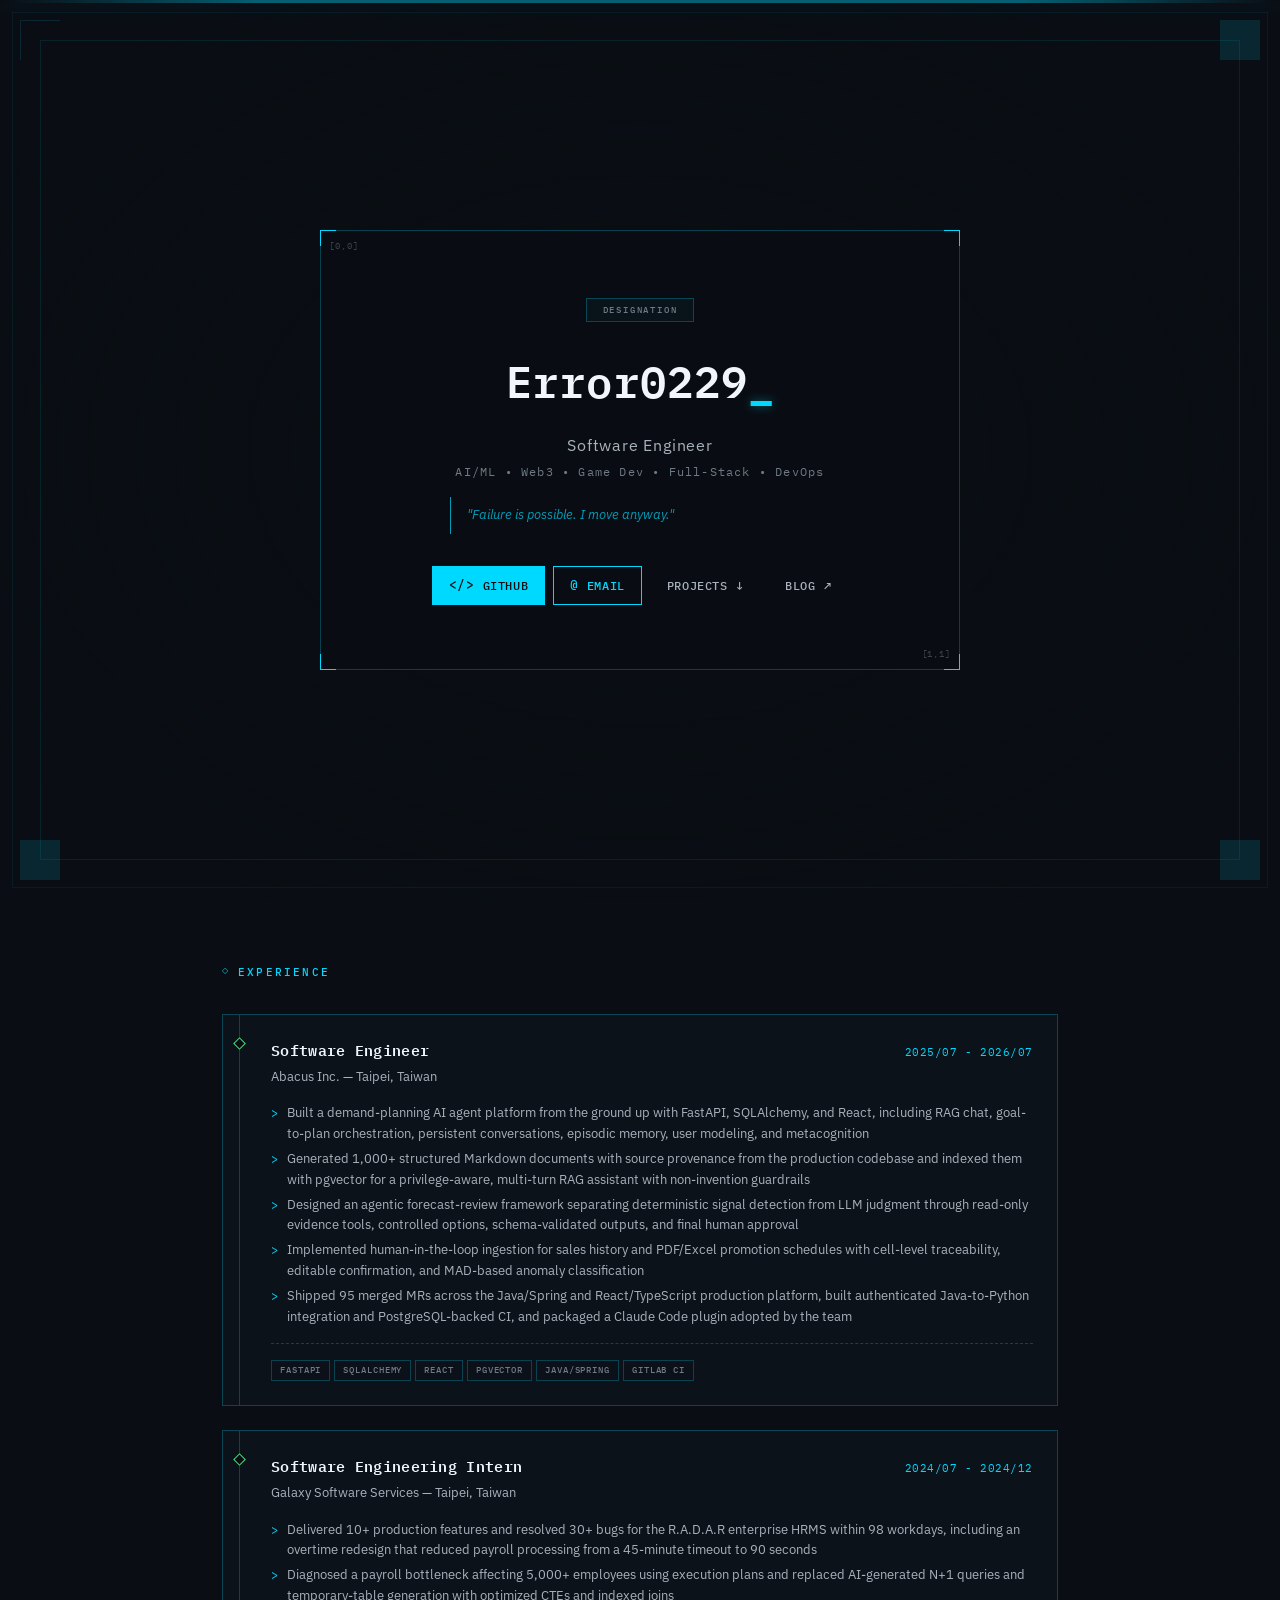
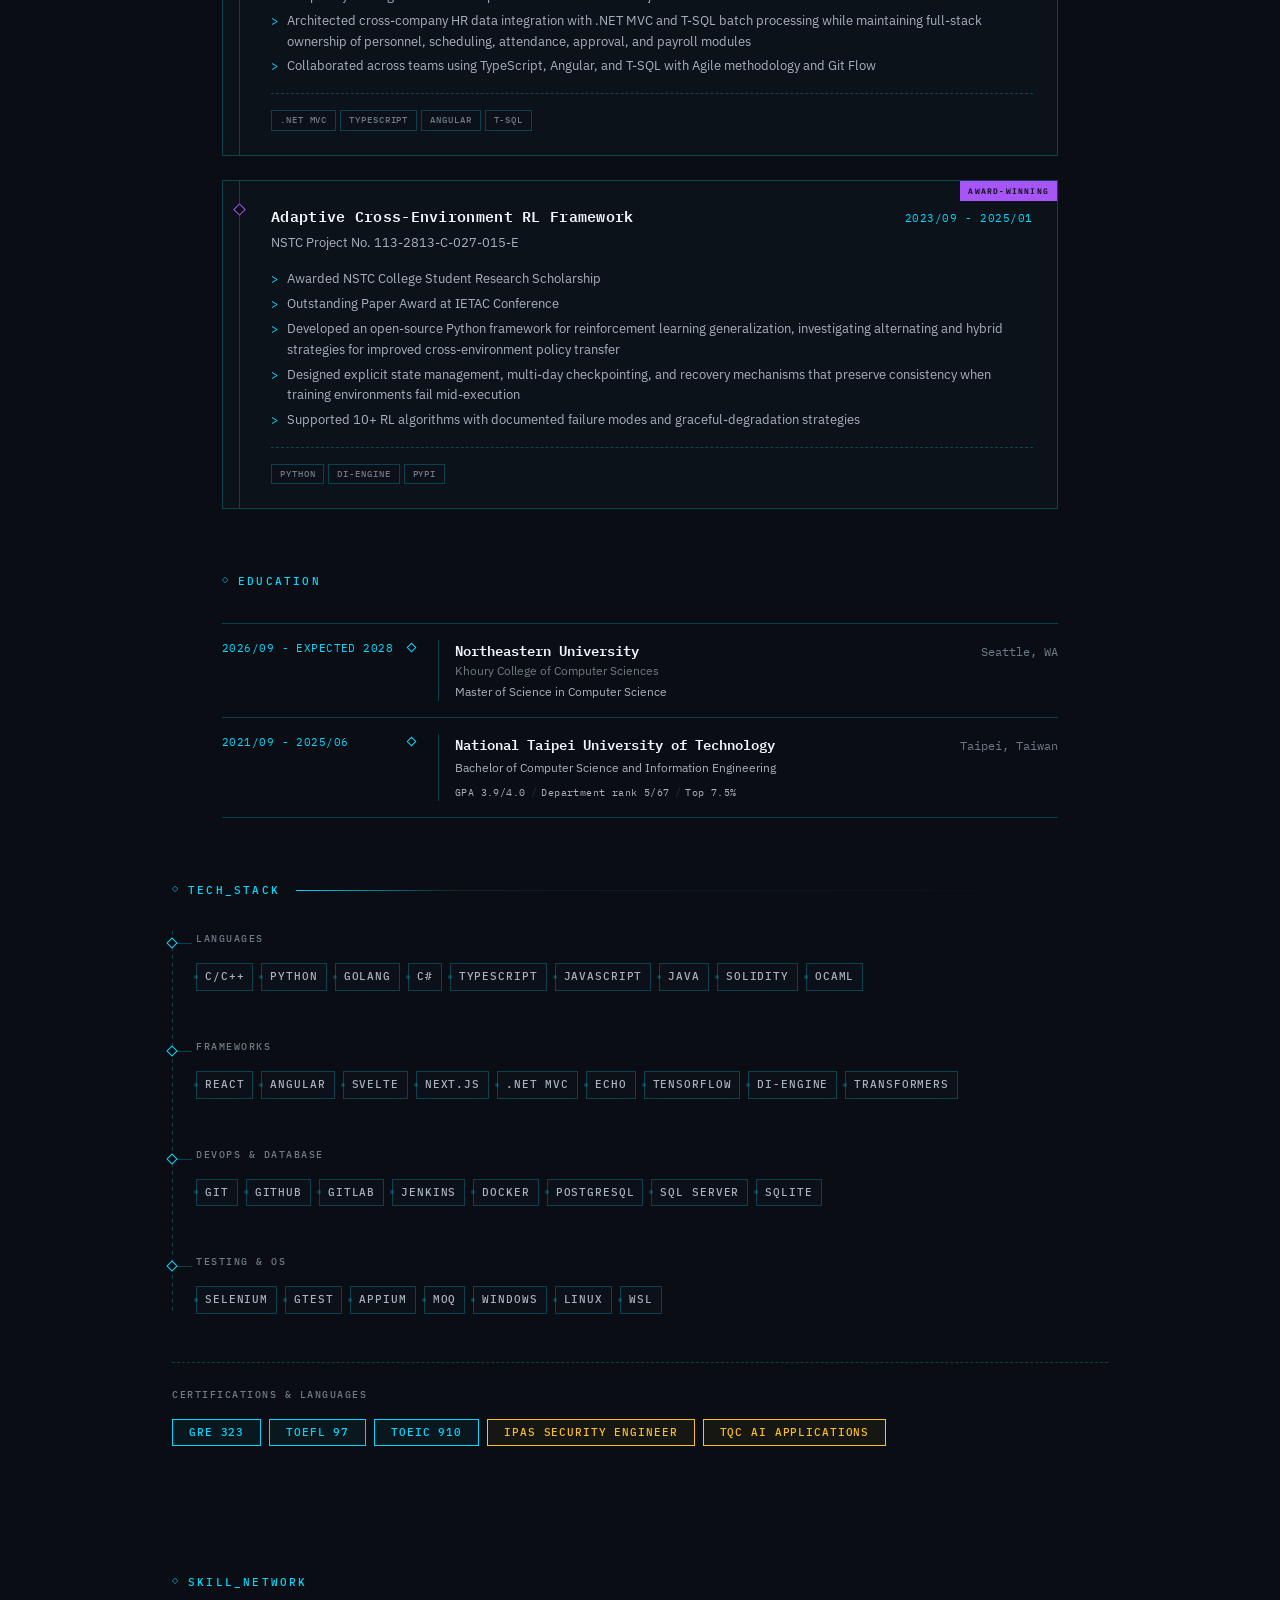
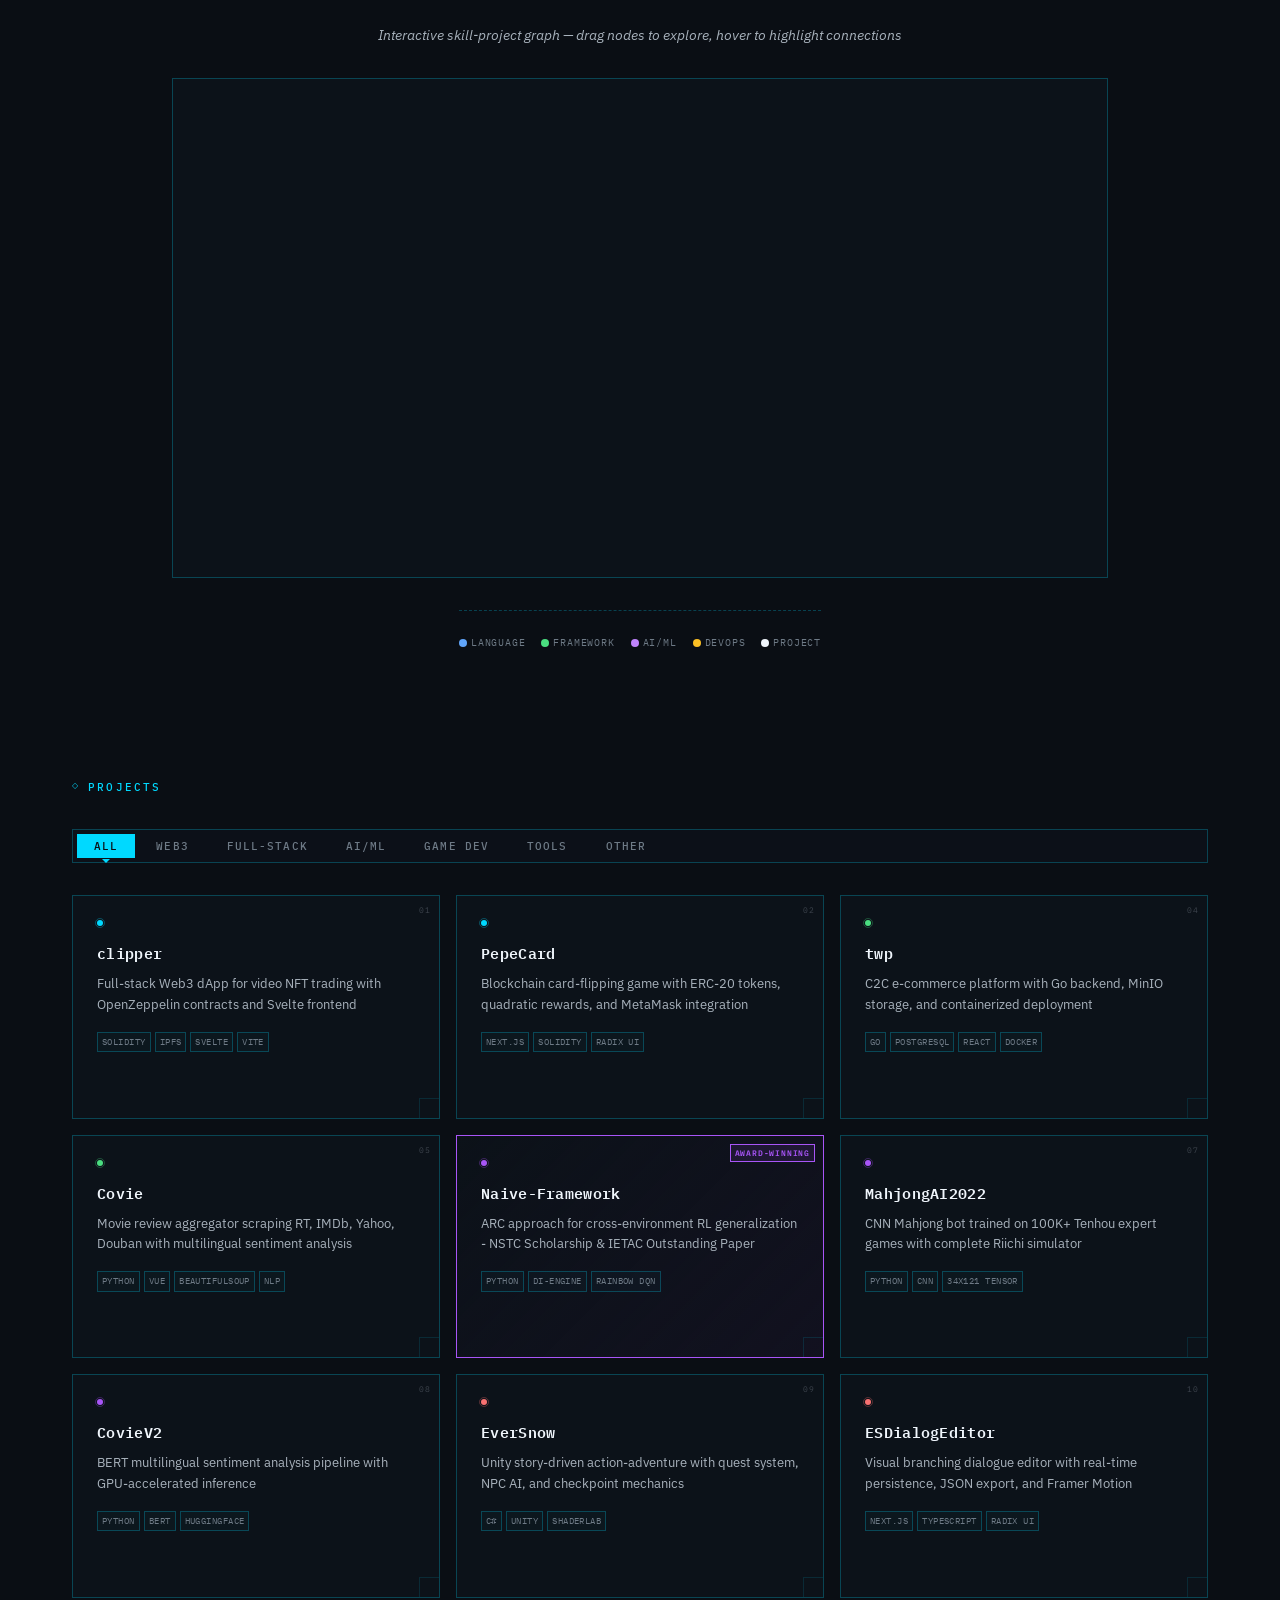
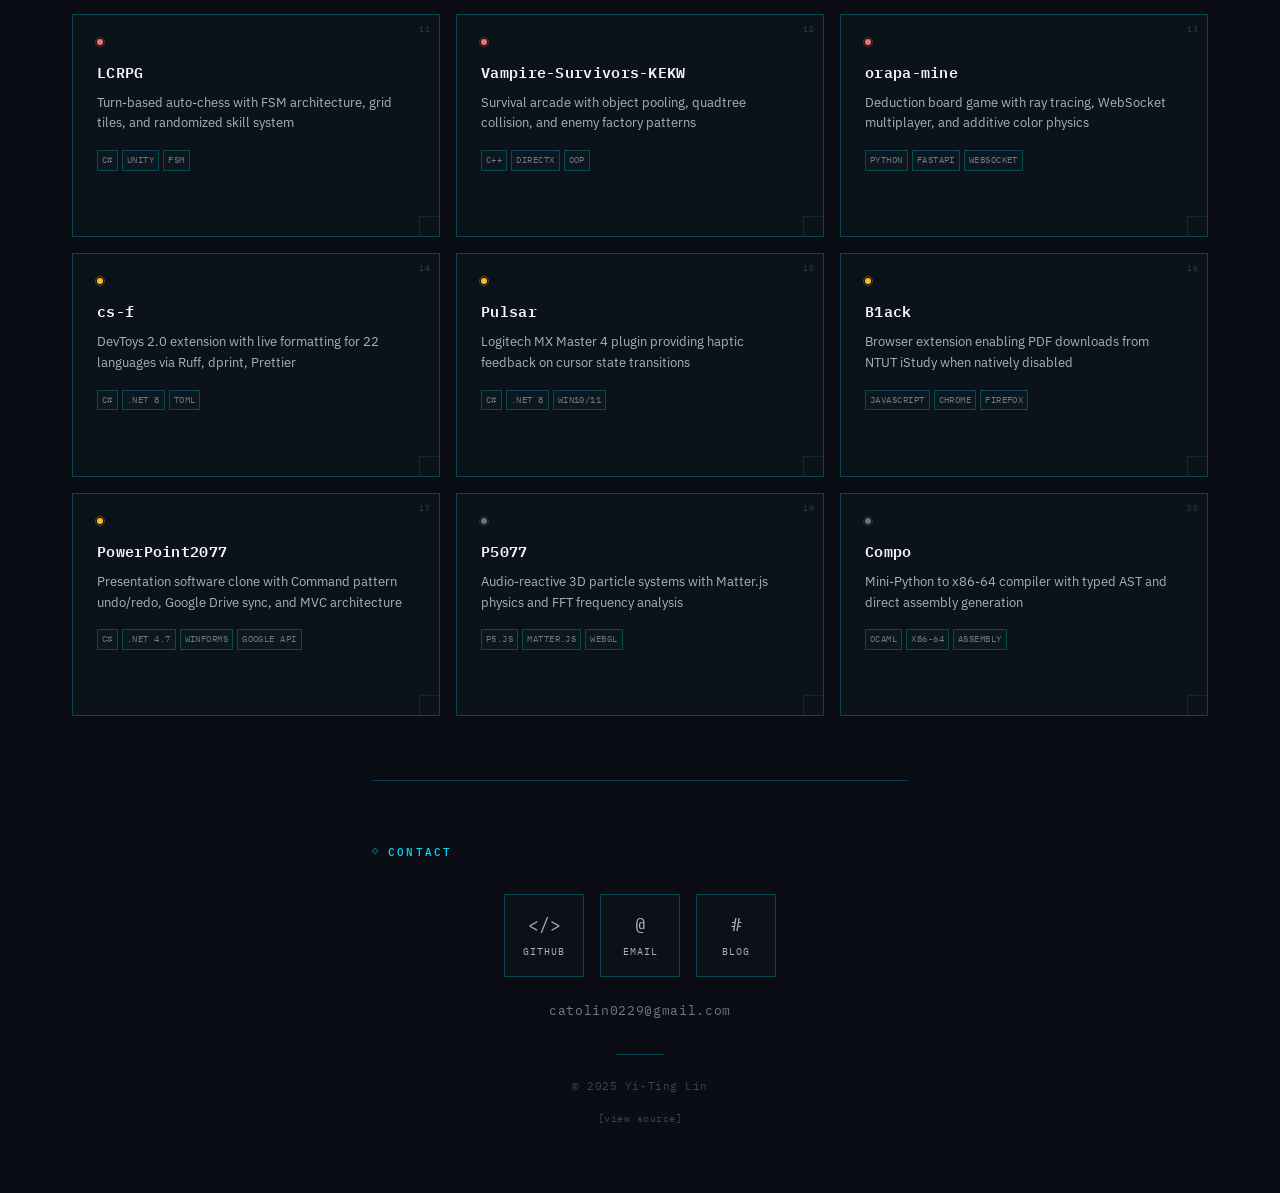
<file: index.html>
<!DOCTYPE html>
<html lang="en">
  <head>
    <meta charset="UTF-8" />
    <meta name="viewport" content="width=device-width, initial-scale=1.0" />
    <title>Error0229 | me</title>
    <meta
      name="description"
      content="Software Engineer specializing in AI/ML, Web3, Game Development, and Full-Stack applications."
    />
    <link rel="icon" type="image/svg+xml" href="favicon.svg" />
    <link rel="preconnect" href="https://fonts.googleapis.com" />
    <link rel="preconnect" href="https://fonts.gstatic.com" crossorigin />
    <link
      href="https://fonts.googleapis.com/css2?family=IBM+Plex+Mono:wght@400;500;600&family=IBM+Plex+Sans:wght@300;400;500&display=swap"
      rel="stylesheet"
    />
    <link rel="stylesheet" href="css/style.css" />
  </head>
  <body>
    <!-- Blueprint Grid Background -->
    <div class="grid-bg" aria-hidden="true"></div>

    <!-- Hero Section -->
    <header class="hero">
      <div class="hero-panel">
        <div class="panel-corner panel-corner--tl"></div>
        <div class="panel-corner panel-corner--tr"></div>
        <div class="panel-corner panel-corner--bl"></div>
        <div class="panel-corner panel-corner--br"></div>

        <span class="designation">DESIGNATION</span>

        <h1 class="hero-name">
          <span class="typing-text"></span><span class="cursor">_</span>
        </h1>

        <p class="hero-title">Software Engineer</p>
        <!-- <p class="hero-subtitle">NTUT • Computer Science • GPA 3.9/4.0 • Top 7.5%</p> -->
        <p class="hero-focus">AI/ML • Web3 • Game Dev • Full-Stack • DevOps</p>

        <blockquote class="hero-quote">
          "Failure is possible. I move anyway."
        </blockquote>

        <div class="hero-links">
          <a
            href="https://github.com/Error0229"
            class="btn btn--primary"
            target="_blank"
            rel="noopener"
          >
            <span class="btn-icon">&lt;/&gt;</span> GitHub
          </a>
          <a href="mailto:catolin0229@gmail.com" class="btn btn--secondary">
            <span class="btn-icon">@</span> Email
          </a>
          <a href="#projects" class="btn btn--ghost">
            Projects <span class="btn-arrow">↓</span>
          </a>
          <a href="blog/" class="btn btn--ghost">
            Blog <span class="btn-arrow">↗</span>
          </a>
        </div>

        <div class="coord coord--tl">[0,0]</div>
        <div class="coord coord--br">[1,1]</div>
      </div>
    </header>

    <!-- Experience Section -->
    <section class="experience" id="experience">
      <div class="section-header">
        <span class="section-label">EXPERIENCE</span>
        <div class="section-line"></div>
      </div>

      <div class="experience-container">
        <article class="experience-card">
          <div class="exp-header">
            <h3 class="exp-title">Software Engineer</h3>
            <span class="exp-date">2025/07 - 2026/07</span>
          </div>
          <p class="exp-company">Abacus Inc. — Taipei, Taiwan</p>
          <ul class="exp-details">
            <li>
              Built a demand-planning AI agent platform from the ground up
              with FastAPI, SQLAlchemy, and React, including RAG chat,
              goal-to-plan orchestration, persistent conversations, episodic
              memory, user modeling, and metacognition
            </li>
            <li>
              Generated 1,000+ structured Markdown documents with source
              provenance from the production codebase and indexed them with
              pgvector for a privilege-aware, multi-turn RAG assistant with
              non-invention guardrails
            </li>
            <li>
              Designed an agentic forecast-review framework separating
              deterministic signal detection from LLM judgment through
              read-only evidence tools, controlled options, schema-validated
              outputs, and final human approval
            </li>
            <li>
              Implemented human-in-the-loop ingestion for sales history and
              PDF/Excel promotion schedules with cell-level traceability,
              editable confirmation, and MAD-based anomaly classification
            </li>
            <li>
              Shipped 95 merged MRs across the Java/Spring and React/TypeScript
              production platform, built authenticated Java-to-Python
              integration and PostgreSQL-backed CI, and packaged a Claude Code
              plugin adopted by the team
            </li>
          </ul>
          <div class="exp-tech">
            <span>FastAPI</span>
            <span>SQLAlchemy</span>
            <span>React</span>
            <span>pgvector</span>
            <span>Java/Spring</span>
            <span>GitLab CI</span>
          </div>
        </article>

        <article class="experience-card">
          <div class="exp-header">
            <h3 class="exp-title">Software Engineering Intern</h3>
            <span class="exp-date">2024/07 - 2024/12</span>
          </div>
          <p class="exp-company">Galaxy Software Services — Taipei, Taiwan</p>
          <ul class="exp-details">
            <li>
              Delivered 10+ production features and resolved 30+ bugs for the
              R.A.D.A.R enterprise HRMS within 98 workdays, including an
              overtime redesign that reduced payroll processing from a
              45-minute timeout to 90 seconds
            </li>
            <li>
              Diagnosed a payroll bottleneck affecting 5,000+ employees using
              execution plans and replaced AI-generated N+1 queries and
              temporary-table generation with optimized CTEs and indexed joins
            </li>
            <li>
              Architected cross-company HR data integration with .NET MVC and
              T-SQL batch processing while maintaining full-stack ownership of
              personnel, scheduling, attendance, approval, and payroll modules
            </li>
            <li>
              Collaborated across teams using TypeScript, Angular, and T-SQL
              with Agile methodology and Git Flow
            </li>
          </ul>
          <div class="exp-tech">
            <span>.NET MVC</span>
            <span>TypeScript</span>
            <span>Angular</span>
            <span>T-SQL</span>
          </div>
        </article>

        <article class="experience-card experience-card--research">
          <div class="exp-badge exp-badge--award">AWARD-WINNING</div>
          <div class="exp-header">
            <h3 class="exp-title">Adaptive Cross-Environment RL Framework</h3>
            <span class="exp-date">2023/09 - 2025/01</span>
          </div>
          <p class="exp-company">NSTC Project No. 113-2813-C-027-015-E</p>
          <ul class="exp-details">
            <li>Awarded NSTC College Student Research Scholarship</li>
            <li>Outstanding Paper Award at IETAC Conference</li>
            <li>
              Developed an open-source Python framework for reinforcement
              learning generalization, investigating alternating and hybrid
              strategies for improved cross-environment policy transfer
            </li>
            <li>
              Designed explicit state management, multi-day checkpointing, and
              recovery mechanisms that preserve consistency when training
              environments fail mid-execution
            </li>
            <li>
              Supported 10+ RL algorithms with documented failure modes and
              graceful-degradation strategies
            </li>
          </ul>
          <div class="exp-tech">
            <span>Python</span>
            <span>DI-engine</span>
            <span>PyPI</span>
          </div>
        </article>
      </div>
    </section>

    <!-- Education Section -->
    <section class="education" id="education">
      <div class="section-header">
        <span class="section-label">EDUCATION</span>
        <div class="section-line"></div>
      </div>

      <div class="education-records">
        <article class="education-record">
          <time class="education-date" datetime="2026-09">
            2026/09 - EXPECTED 2028
          </time>
          <div class="education-content">
            <div class="education-heading">
              <h3>Northeastern University</h3>
              <span>Seattle, WA</span>
            </div>
            <p>Khoury College of Computer Sciences</p>
            <p class="education-degree">Master of Science in Computer Science</p>
          </div>
        </article>

        <article class="education-record">
          <time class="education-date" datetime="2021-09">
            2021/09 - 2025/06
          </time>
          <div class="education-content">
            <div class="education-heading">
              <h3>National Taipei University of Technology</h3>
              <span>Taipei, Taiwan</span>
            </div>
            <p class="education-degree">
              Bachelor of Computer Science and Information Engineering
            </p>
            <ul class="education-facts" aria-label="Academic results">
              <li>GPA 3.9/4.0</li>
              <li>Department rank 5/67</li>
              <li>Top 7.5%</li>
            </ul>
          </div>
        </article>
      </div>
    </section>

    <!-- Skills Section -->
    <section class="skills" id="skills">
      <div class="section-header">
        <span class="section-label">TECH_STACK</span>
        <div class="section-line"></div>
      </div>

      <div class="skills-container">
        <div class="skills-group">
          <h3 class="skills-group-title">LANGUAGES</h3>
          <div class="skills-chips">
            <span class="chip chip--lang">C/C++</span>
            <span class="chip chip--lang">Python</span>
            <span class="chip chip--lang">Golang</span>
            <span class="chip chip--lang">C#</span>
            <span class="chip chip--lang">TypeScript</span>
            <span class="chip chip--lang">JavaScript</span>
            <span class="chip chip--lang">Java</span>
            <span class="chip chip--lang">Solidity</span>
            <span class="chip chip--lang">OCaml</span>
          </div>
        </div>

        <div class="skills-group">
          <h3 class="skills-group-title">FRAMEWORKS</h3>
          <div class="skills-chips">
            <span class="chip chip--frontend">React</span>
            <span class="chip chip--frontend">Angular</span>
            <span class="chip chip--frontend">Svelte</span>
            <span class="chip chip--frontend">Next.js</span>
            <span class="chip chip--backend">.NET MVC</span>
            <span class="chip chip--backend">Echo</span>
            <span class="chip chip--ml">TensorFlow</span>
            <span class="chip chip--ml">DI-engine</span>
            <span class="chip chip--ml">Transformers</span>
          </div>
        </div>

        <div class="skills-group">
          <h3 class="skills-group-title">DEVOPS & DATABASE</h3>
          <div class="skills-chips">
            <span class="chip chip--devops">Git</span>
            <span class="chip chip--devops">GitHub</span>
            <span class="chip chip--devops">GitLab</span>
            <span class="chip chip--devops">Jenkins</span>
            <span class="chip chip--devops">Docker</span>
            <span class="chip chip--backend">PostgreSQL</span>
            <span class="chip chip--backend">SQL Server</span>
            <span class="chip chip--backend">SQLite</span>
          </div>
        </div>

        <div class="skills-group">
          <h3 class="skills-group-title">TESTING & OS</h3>
          <div class="skills-chips">
            <span class="chip chip--tools">Selenium</span>
            <span class="chip chip--tools">GTest</span>
            <span class="chip chip--tools">Appium</span>
            <span class="chip chip--tools">Moq</span>
            <span class="chip chip--tools">Windows</span>
            <span class="chip chip--tools">Linux</span>
            <span class="chip chip--tools">WSL</span>
          </div>
        </div>
      </div>

      <!-- Certifications -->
      <div class="certifications">
        <h3 class="cert-title">CERTIFICATIONS & LANGUAGES</h3>
        <div class="cert-list">
          <span class="cert-item cert-item--lang">GRE 323</span>
          <span class="cert-item cert-item--lang">TOEFL 97</span>
          <span class="cert-item cert-item--lang">TOEIC 910</span>
          <span class="cert-item">iPAS Security Engineer</span>
          <span class="cert-item">TQC AI Applications</span>
        </div>
      </div>
    </section>

    <!-- Interactive Skill-Project Network -->
    <section class="network-view" id="network">
      <div class="section-header">
        <span class="section-label">SKILL_NETWORK</span>
        <div class="section-line"></div>
      </div>

      <div class="network-container">
        <div class="network-description">
          <p>
            Interactive skill-project graph — drag nodes to explore, hover to
            highlight connections
          </p>
        </div>

        <div id="network-graph" class="network-graph-canvas"></div>

        <div class="network-legend">
          <div class="legend-item">
            <span class="legend-dot legend-dot--language"></span> Language
          </div>
          <div class="legend-item">
            <span class="legend-dot legend-dot--framework"></span> Framework
          </div>
          <div class="legend-item">
            <span class="legend-dot legend-dot--ai"></span> AI/ML
          </div>
          <div class="legend-item">
            <span class="legend-dot legend-dot--devops"></span> DevOps
          </div>
          <div class="legend-item">
            <span class="legend-dot legend-dot--project"></span> Project
          </div>
        </div>
      </div>
    </section>

    <!-- Projects Section -->
    <section class="projects" id="projects">
      <div class="section-header">
        <span class="section-label">PROJECTS</span>
        <div class="section-line"></div>
      </div>

      <!-- Filter Tabs -->
      <div class="filter-tabs">
        <button class="filter-tab active" data-filter="all">All</button>
        <button class="filter-tab" data-filter="web3">Web3</button>
        <button class="filter-tab" data-filter="fullstack">Full-Stack</button>
        <button class="filter-tab" data-filter="ai">AI/ML</button>
        <button class="filter-tab" data-filter="game">Game Dev</button>
        <button class="filter-tab" data-filter="tools">Tools</button>
        <button class="filter-tab" data-filter="other">Other</button>
      </div>

      <!-- Projects Grid -->
      <div class="projects-grid">
        <!-- Web3 Projects -->
        <article class="project-card" data-category="web3" data-index="01">
          <div class="card-indicator card-indicator--web3"></div>
          <h3 class="card-title">clipper</h3>
          <p class="card-desc">
            Full-stack Web3 dApp for video NFT trading with OpenZeppelin
            contracts and Svelte frontend
          </p>
          <div class="card-tech">
            <span>Solidity</span>
            <span>IPFS</span>
            <span>Svelte</span>
            <span>Vite</span>
          </div>
          <a
            href="https://github.com/Error0229/clipper"
            class="card-link"
            target="_blank"
            rel="noopener"
            >View →</a
          >
          <!-- Spec Panel -->
          <div class="card-specs">
            <div class="spec-header">Technical Specifications</div>
            <div class="spec-row">
              <span class="spec-label">Smart Contract</span
              ><span class="spec-value">ERC-721 with OpenZeppelin</span>
            </div>
            <div class="spec-row">
              <span class="spec-label">Web3 Stack</span
              ><span class="spec-value">Hardhat + Web3.js + svelte-web3</span>
            </div>
            <div class="spec-row">
              <span class="spec-label">Decentralized</span
              ><span class="spec-value">IPFS for video/metadata storage</span>
            </div>
            <div class="spec-row">
              <span class="spec-label">Frontend</span
              ><span class="spec-value">SvelteKit + Vite HMR</span>
            </div>
            <div class="spec-link">
              <a href="https://github.com/Error0229/clipper" target="_blank"
                >View Source</a
              >
            </div>
          </div>
        </article>

        <article class="project-card" data-category="web3" data-index="02">
          <div class="card-indicator card-indicator--web3"></div>
          <h3 class="card-title">PepeCard</h3>
          <p class="card-desc">
            Blockchain card-flipping game with ERC-20 tokens, quadratic rewards,
            and MetaMask integration
          </p>
          <div class="card-tech">
            <span>Next.js</span>
            <span>Solidity</span>
            <span>Radix UI</span>
          </div>
          <a
            href="https://github.com/Error0229/PepeCard"
            class="card-link"
            target="_blank"
            rel="noopener"
            >View →</a
          >
          <div class="card-specs">
            <div class="spec-header">Technical Specifications</div>
            <div class="spec-row">
              <span class="spec-label">Stack</span
              ><span class="spec-value">Next.js 15 + React 19</span>
            </div>
            <div class="spec-row">
              <span class="spec-label">Blockchain</span
              ><span class="spec-value">ethers.js + react-hook-form</span>
            </div>
            <div class="spec-row">
              <span class="spec-label">Validation</span
              ><span class="spec-value">Zod schema + TypeScript</span>
            </div>
            <div class="spec-row">
              <span class="spec-label">UI</span
              ><span class="spec-value">Radix primitives + Tailwind</span>
            </div>
            <div class="spec-link">
              <a href="https://pepe-card.vercel.app" target="_blank"
                >Live Demo</a
              >
            </div>
          </div>
        </article>

        <!-- Full-Stack Projects -->
        <article class="project-card" data-category="fullstack" data-index="04">
          <div class="card-indicator card-indicator--fullstack"></div>
          <h3 class="card-title">twp</h3>
          <p class="card-desc">
            C2C e-commerce platform with Go backend, MinIO storage, and
            containerized deployment
          </p>
          <div class="card-tech">
            <span>Go</span>
            <span>PostgreSQL</span>
            <span>React</span>
            <span>Docker</span>
          </div>
          <a
            href="https://github.com/jykuo-love-shiritori/twp"
            class="card-link"
            target="_blank"
            rel="noopener"
            >View →</a
          >
          <div class="card-specs">
            <div class="spec-header">Technical Specifications</div>
            <div class="spec-row">
              <span class="spec-label">Backend</span
              ><span class="spec-value">Go Echo + sqlc type-safe queries</span>
            </div>
            <div class="spec-row">
              <span class="spec-label">Database</span
              ><span class="spec-value">PostgreSQL + MinIO S3</span>
            </div>
            <div class="spec-row">
              <span class="spec-label">Deploy</span
              ><span class="spec-value">Docker Compose multi-container</span>
            </div>
            <div class="spec-row">
              <span class="spec-label">API</span
              ><span class="spec-value">OpenAPI spec + JWT auth</span>
            </div>
            <div class="spec-link">
              <a
                href="https://github.com/jykuo-love-shiritori/twp"
                target="_blank"
                >View Source</a
              >
            </div>
          </div>
        </article>

        <article class="project-card" data-category="fullstack" data-index="05">
          <div class="card-indicator card-indicator--fullstack"></div>
          <h3 class="card-title">Covie</h3>
          <p class="card-desc">
            Movie review aggregator scraping RT, IMDb, Yahoo, Douban with
            multilingual sentiment analysis
          </p>
          <div class="card-tech">
            <span>Python</span>
            <span>Vue</span>
            <span>BeautifulSoup</span>
            <span>NLP</span>
          </div>
          <a
            href="https://github.com/Error0229/Covie"
            class="card-link"
            target="_blank"
            rel="noopener"
            >View →</a
          >
          <div class="card-specs">
            <div class="spec-header">Technical Specifications</div>
            <div class="spec-row">
              <span class="spec-label">Scraping</span
              ><span class="spec-value">BeautifulSoup + requests</span>
            </div>
            <div class="spec-row">
              <span class="spec-label">NLP</span
              ><span class="spec-value">text2emotion (EN) + cnsenti (ZH)</span>
            </div>
            <div class="spec-row">
              <span class="spec-label">Data Sources</span
              ><span class="spec-value">RT, IMDb, Yahoo, Douban</span>
            </div>
            <div class="spec-row">
              <span class="spec-label">Frontend</span
              ><span class="spec-value">Vue 3 Composition API + Vite</span>
            </div>
            <div class="spec-link">
              <a href="https://github.com/Error0229/Covie" target="_blank"
                >View Source</a
              >
            </div>
          </div>
        </article>

        <!-- AI/ML Projects -->
        <article
          class="project-card featured"
          data-category="ai"
          data-index="06"
        >
          <div class="card-indicator card-indicator--ai"></div>
          <div class="card-badge">Award-winning</div>
          <h3 class="card-title">Naive-Framework</h3>
          <p class="card-desc">
            ARC approach for cross-environment RL generalization - NSTC
            Scholarship & IETAC Outstanding Paper
          </p>
          <div class="card-tech">
            <span>Python</span>
            <span>DI-engine</span>
            <span>Rainbow DQN</span>
          </div>
          <a
            href="https://github.com/NTUT-RL-Lab/Naive-Framework"
            class="card-link"
            target="_blank"
            rel="noopener"
            >View →</a
          >
          <div class="card-specs">
            <div class="spec-header">Technical Specifications</div>
            <div class="spec-row">
              <span class="spec-label">RL Engine</span
              ><span class="spec-value">DI-engine + PyTorch + Gymnasium</span>
            </div>
            <div class="spec-row">
              <span class="spec-label">Algorithms</span
              ><span class="spec-value">DQN, Rainbow, PPO, SAC, TD3</span>
            </div>
            <div class="spec-row">
              <span class="spec-label">Features</span
              ><span class="spec-value">Checkpointing for multi-day runs</span>
            </div>
            <div class="spec-row">
              <span class="spec-label">Recognition</span
              ><span class="spec-value">NSTC Scholarship + IETAC Paper</span>
            </div>
            <div class="spec-link">
              <a
                href="https://github.com/NTUT-RL-Lab/Naive-Framework"
                target="_blank"
                >View Source</a
              >
            </div>
          </div>
        </article>

        <article class="project-card" data-category="ai" data-index="07">
          <div class="card-indicator card-indicator--ai"></div>
          <h3 class="card-title">MahjongAI2022</h3>
          <p class="card-desc">
            CNN Mahjong bot trained on 100K+ Tenhou expert games with complete
            Riichi simulator
          </p>
          <div class="card-tech">
            <span>Python</span>
            <span>CNN</span>
            <span>34x121 Tensor</span>
          </div>
          <a
            href="https://github.com/Error0229/MahjongAI2022"
            class="card-link"
            target="_blank"
            rel="noopener"
            >View →</a
          >
          <div class="card-specs">
            <div class="spec-header">Technical Specifications</div>
            <div class="spec-row">
              <span class="spec-label">Architecture</span
              ><span class="spec-value">TensorFlow + Keras CNN</span>
            </div>
            <div class="spec-row">
              <span class="spec-label">Input</span
              ><span class="spec-value">34x121 tensor (hand + game state)</span>
            </div>
            <div class="spec-row">
              <span class="spec-label">Training Data</span
              ><span class="spec-value">100K+ Tenhou expert replays</span>
            </div>
            <div class="spec-row">
              <span class="spec-label">Simulator</span
              ><span class="spec-value">Full Riichi rules + yaku scoring</span>
            </div>
            <div class="spec-link">
              <a
                href="https://github.com/Error0229/MahjongAI2022"
                target="_blank"
                >View Source</a
              >
            </div>
          </div>
        </article>

        <article class="project-card" data-category="ai" data-index="08">
          <div class="card-indicator card-indicator--ai"></div>
          <h3 class="card-title">CovieV2</h3>
          <p class="card-desc">
            BERT multilingual sentiment analysis pipeline with GPU-accelerated
            inference
          </p>
          <div class="card-tech">
            <span>Python</span>
            <span>BERT</span>
            <span>HuggingFace</span>
          </div>
          <a
            href="https://github.com/Error0229/CovieV2"
            class="card-link"
            target="_blank"
            rel="noopener"
            >View →</a
          >
          <div class="card-specs">
            <div class="spec-header">Technical Specifications</div>
            <div class="spec-row">
              <span class="spec-label">Models</span
              ><span class="spec-value">BERT + Flair NLP + Gensim</span>
            </div>
            <div class="spec-row">
              <span class="spec-label">Pipeline</span
              ><span class="spec-value">HuggingFace Transformers</span>
            </div>
            <div class="spec-row">
              <span class="spec-label">Backend</span
              ><span class="spec-value">Hono.js on Cloudflare Workers</span>
            </div>
            <div class="spec-row">
              <span class="spec-label">Inference</span
              ><span class="spec-value">GPU-accelerated (CUDA)</span>
            </div>
            <div class="spec-link">
              <a href="https://github.com/Error0229/CovieV2" target="_blank"
                >View Source</a
              >
            </div>
          </div>
        </article>

        <!-- Game Dev Projects -->
        <article class="project-card" data-category="game" data-index="09">
          <div class="card-indicator card-indicator--game"></div>
          <h3 class="card-title">EverSnow</h3>
          <p class="card-desc">
            Unity story-driven action-adventure with quest system, NPC AI, and
            checkpoint mechanics
          </p>
          <div class="card-tech">
            <span>C#</span>
            <span>Unity</span>
            <span>ShaderLab</span>
          </div>
          <a
            href="https://github.com/Error0229/EverSnow"
            class="card-link"
            target="_blank"
            rel="noopener"
            >View →</a
          >
          <div class="card-specs">
            <div class="spec-header">Technical Specifications</div>
            <div class="spec-row">
              <span class="spec-label">Engine</span
              ><span class="spec-value">Unity 6 + URP pipeline</span>
            </div>
            <div class="spec-row">
              <span class="spec-label">Database</span
              ><span class="spec-value">MongoDB cloud story persistence</span>
            </div>
            <div class="spec-row">
              <span class="spec-label">Patterns</span
              ><span class="spec-value">Singleton, Factory, Strategy, FSM</span>
            </div>
            <div class="spec-row">
              <span class="spec-label">Systems</span
              ><span class="spec-value"
                >Quest, Inventory, Dialogue, Combat</span
              >
            </div>
            <div class="spec-link">
              <a href="https://github.com/Error0229/EverSnow" target="_blank"
                >View Source</a
              >
            </div>
          </div>
        </article>

        <article class="project-card" data-category="game" data-index="10">
          <div class="card-indicator card-indicator--game"></div>
          <h3 class="card-title">ESDialogEditor</h3>
          <p class="card-desc">
            Visual branching dialogue editor with real-time persistence, JSON
            export, and Framer Motion
          </p>
          <div class="card-tech">
            <span>Next.js</span>
            <span>TypeScript</span>
            <span>Radix UI</span>
          </div>
          <a
            href="https://github.com/Error0229/ESDialogEditor"
            class="card-link"
            target="_blank"
            rel="noopener"
            >View →</a
          >
          <div class="card-specs">
            <div class="spec-header">Technical Specifications</div>
            <div class="spec-row">
              <span class="spec-label">Stack</span
              ><span class="spec-value">Next.js 14 + TypeScript strict</span>
            </div>
            <div class="spec-row">
              <span class="spec-label">UI</span
              ><span class="spec-value">Radix primitives + Tailwind CSS</span>
            </div>
            <div class="spec-row">
              <span class="spec-label">Animation</span
              ><span class="spec-value">Framer Motion transitions</span>
            </div>
            <div class="spec-row">
              <span class="spec-label">Export</span
              ><span class="spec-value">JSON dialogue tree format</span>
            </div>
            <div class="spec-link">
              <a
                href="https://github.com/Error0229/ESDialogEditor"
                target="_blank"
                >View Source</a
              >
            </div>
          </div>
        </article>

        <article class="project-card" data-category="game" data-index="11">
          <div class="card-indicator card-indicator--game"></div>
          <h3 class="card-title">LCRPG</h3>
          <p class="card-desc">
            Turn-based auto-chess with FSM architecture, grid tiles, and
            randomized skill system
          </p>
          <div class="card-tech">
            <span>C#</span>
            <span>Unity</span>
            <span>FSM</span>
          </div>
          <a
            href="https://github.com/Error0229/LCRPG"
            class="card-link"
            target="_blank"
            rel="noopener"
            >View →</a
          >
          <div class="card-specs">
            <div class="spec-header">Technical Specifications</div>
            <div class="spec-row">
              <span class="spec-label">Engine</span
              ><span class="spec-value">Unity 6 + new Input System</span>
            </div>
            <div class="spec-row">
              <span class="spec-label">Architecture</span
              ><span class="spec-value">State machine game flow</span>
            </div>
            <div class="spec-row">
              <span class="spec-label">Gameplay</span
              ><span class="spec-value">Tile-based 2P competitive</span>
            </div>
            <div class="spec-row">
              <span class="spec-label">Skills</span
              ><span class="spec-value">Randomized abilities per round</span>
            </div>
            <div class="spec-link">
              <a href="https://github.com/Error0229/LCRPG" target="_blank"
                >View Source</a
              >
            </div>
          </div>
        </article>

        <article class="project-card" data-category="game" data-index="12">
          <div class="card-indicator card-indicator--game"></div>
          <h3 class="card-title">Vampire-Survivors-KEKW</h3>
          <p class="card-desc">
            Survival arcade with object pooling, quadtree collision, and enemy
            factory patterns
          </p>
          <div class="card-tech">
            <span>C++</span>
            <span>DirectX</span>
            <span>OOP</span>
          </div>
          <a
            href="https://github.com/Error0229/Vampire-Survivors-KEKW"
            class="card-link"
            target="_blank"
            rel="noopener"
            >View →</a
          >
          <div class="card-specs">
            <div class="spec-header">Technical Specifications</div>
            <div class="spec-row">
              <span class="spec-label">Graphics</span
              ><span class="spec-value">DirectX + DirectSound</span>
            </div>
            <div class="spec-row">
              <span class="spec-label">Optimization</span
              ><span class="spec-value">QuadTree spatial partitioning</span>
            </div>
            <div class="spec-row">
              <span class="spec-label">Memory</span
              ><span class="spec-value">Object pool for projectiles</span>
            </div>
            <div class="spec-row">
              <span class="spec-label">Patterns</span
              ><span class="spec-value">Factory, Observer, State</span>
            </div>
            <div class="spec-link">
              <a
                href="https://github.com/Error0229/Vampire-Survivors-KEKW"
                target="_blank"
                >View Source</a
              >
            </div>
          </div>
        </article>

        <article class="project-card" data-category="game" data-index="13">
          <div class="card-indicator card-indicator--game"></div>
          <h3 class="card-title">orapa-mine</h3>
          <p class="card-desc">
            Deduction board game with ray tracing, WebSocket multiplayer, and
            additive color physics
          </p>
          <div class="card-tech">
            <span>Python</span>
            <span>FastAPI</span>
            <span>WebSocket</span>
          </div>
          <a
            href="https://github.com/Error0229/orapa-mine"
            class="card-link"
            target="_blank"
            rel="noopener"
            >View →</a
          >
          <div class="card-specs">
            <div class="spec-header">Technical Specifications</div>
            <div class="spec-row">
              <span class="spec-label">Backend</span
              ><span class="spec-value">FastAPI + Piccolo ORM</span>
            </div>
            <div class="spec-row">
              <span class="spec-label">Frontend</span
              ><span class="spec-value">React + Tamagui + Zustand</span>
            </div>
            <div class="spec-row">
              <span class="spec-label">Realtime</span
              ><span class="spec-value">WebSocket room-based multiplayer</span>
            </div>
            <div class="spec-row">
              <span class="spec-label">Physics</span
              ><span class="spec-value">Light ray + color mixing sim</span>
            </div>
            <div class="spec-link">
              <a href="https://github.com/Error0229/orapa-mine" target="_blank"
                >View Source</a
              >
            </div>
          </div>
        </article>

        <!-- Dev Tools -->
        <article class="project-card" data-category="tools" data-index="14">
          <div class="card-indicator card-indicator--tools"></div>
          <h3 class="card-title">cs-f</h3>
          <p class="card-desc">
            DevToys 2.0 extension with live formatting for 22 languages via
            Ruff, dprint, Prettier
          </p>
          <div class="card-tech">
            <span>C#</span>
            <span>.NET 8</span>
            <span>TOML</span>
          </div>
          <a
            href="https://github.com/Error0229/cs-f"
            class="card-link"
            target="_blank"
            rel="noopener"
            >View →</a
          >
          <div class="card-specs">
            <div class="spec-header">Technical Specifications</div>
            <div class="spec-row">
              <span class="spec-label">Platform</span
              ><span class="spec-value">DevToys 2.0 extension (.NET 8)</span>
            </div>
            <div class="spec-row">
              <span class="spec-label">Formatters</span
              ><span class="spec-value">Ruff (Python), dprint, Prettier</span>
            </div>
            <div class="spec-row">
              <span class="spec-label">Languages</span
              ><span class="spec-value">22 languages with auto-detect</span>
            </div>
            <div class="spec-row">
              <span class="spec-label">UX</span
              ><span class="spec-value">500ms debounce live preview</span>
            </div>
            <div class="spec-link">
              <a href="https://github.com/Error0229/cs-f" target="_blank"
                >View Source</a
              >
            </div>
          </div>
        </article>

        <article class="project-card" data-category="tools" data-index="15">
          <div class="card-indicator card-indicator--tools"></div>
          <h3 class="card-title">Pulsar</h3>
          <p class="card-desc">
            Logitech MX Master 4 plugin providing haptic feedback on cursor
            state transitions
          </p>
          <div class="card-tech">
            <span>C#</span>
            <span>.NET 8</span>
            <span>Win10/11</span>
          </div>
          <a
            href="https://github.com/Error0229/Pulsar"
            class="card-link"
            target="_blank"
            rel="noopener"
            >View →</a
          >
          <div class="card-specs">
            <div class="spec-header">Technical Specifications</div>
            <div class="spec-row">
              <span class="spec-label">Audio</span
              ><span class="spec-value">NAudio + WASAPI + aubio</span>
            </div>
            <div class="spec-row">
              <span class="spec-label">Hardware</span
              ><span class="spec-value">Logitech SDK integration</span>
            </div>
            <div class="spec-row">
              <span class="spec-label">Analysis</span
              ><span class="spec-value">Real-time FFT beat detection</span>
            </div>
            <div class="spec-row">
              <span class="spec-label">Platform</span
              ><span class="spec-value">Logitech Options+ plugin</span>
            </div>
            <div class="spec-link">
              <a href="https://github.com/Error0229/Pulsar" target="_blank"
                >View Source</a
              >
            </div>
          </div>
        </article>

        <article class="project-card" data-category="tools" data-index="16">
          <div class="card-indicator card-indicator--tools"></div>
          <h3 class="card-title">B1ack</h3>
          <p class="card-desc">
            Browser extension enabling PDF downloads from NTUT iStudy when
            natively disabled
          </p>
          <div class="card-tech">
            <span>JavaScript</span>
            <span>Chrome</span>
            <span>Firefox</span>
          </div>
          <a
            href="https://github.com/Error0229/B1ack"
            class="card-link"
            target="_blank"
            rel="noopener"
            >View →</a
          >
          <div class="card-specs">
            <div class="spec-header">Technical Specifications</div>
            <div class="spec-row">
              <span class="spec-label">APIs</span
              ><span class="spec-value">Chrome + Firefox WebExtensions</span>
            </div>
            <div class="spec-row">
              <span class="spec-label">Technique</span
              ><span class="spec-value">DOM injection + event override</span>
            </div>
            <div class="spec-row">
              <span class="spec-label">Target</span
              ><span class="spec-value">NTUT iStudy PDF restriction</span>
            </div>
            <div class="spec-row">
              <span class="spec-label">Manifest</span
              ><span class="spec-value">V2 cross-browser compatible</span>
            </div>
            <div class="spec-link">
              <a href="https://github.com/Error0229/B1ack" target="_blank"
                >View Source</a
              >
            </div>
          </div>
        </article>

        <article class="project-card" data-category="tools" data-index="17">
          <div class="card-indicator card-indicator--tools"></div>
          <h3 class="card-title">PowerPoint2077</h3>
          <p class="card-desc">
            Presentation software clone with Command pattern undo/redo, Google
            Drive sync, and MVC architecture
          </p>
          <div class="card-tech">
            <span>C#</span>
            <span>.NET 4.7</span>
            <span>WinForms</span>
            <span>Google API</span>
          </div>
          <a
            href="https://github.com/Error0229/PowerPoint2077"
            class="card-link"
            target="_blank"
            rel="noopener"
            >View →</a
          >
          <div class="card-specs">
            <div class="spec-header">Technical Specifications</div>
            <div class="spec-row">
              <span class="spec-label">Patterns</span
              ><span class="spec-value">Command, State, Factory, Observer</span>
            </div>
            <div class="spec-row">
              <span class="spec-label">Testing</span
              ><span class="spec-value">31 test classes, MSTest + Moq</span>
            </div>
            <div class="spec-row">
              <span class="spec-label">Cloud</span
              ><span class="spec-value">Google Drive API v2/v3 OAuth2</span>
            </div>
            <div class="spec-row">
              <span class="spec-label">Automation</span
              ><span class="spec-value">Selenium + Appium UI tests</span>
            </div>
            <div class="spec-link">
              <a
                href="https://github.com/Error0229/PowerPoint2077"
                target="_blank"
                >View Source</a
              >
            </div>
          </div>
        </article>

        <!-- Other -->
        <article class="project-card" data-category="other" data-index="19">
          <div class="card-indicator card-indicator--other"></div>
          <h3 class="card-title">P5077</h3>
          <p class="card-desc">
            Audio-reactive 3D particle systems with Matter.js physics and FFT
            frequency analysis
          </p>
          <div class="card-tech">
            <span>p5.js</span>
            <span>Matter.js</span>
            <span>WebGL</span>
          </div>
          <a
            href="https://github.com/Error0229/P5077"
            class="card-link"
            target="_blank"
            rel="noopener"
            >View →</a
          >
          <div class="card-specs">
            <div class="spec-header">Technical Specifications</div>
            <div class="spec-row">
              <span class="spec-label">Graphics</span
              ><span class="spec-value">p5.js + WebGL 3D renderer</span>
            </div>
            <div class="spec-row">
              <span class="spec-label">Physics</span
              ><span class="spec-value">Matter.js 260 rigid bodies</span>
            </div>
            <div class="spec-row">
              <span class="spec-label">Audio</span
              ><span class="spec-value">p5.sound FFT frequency analysis</span>
            </div>
            <div class="spec-row">
              <span class="spec-label">Visual</span
              ><span class="spec-value">HSB color mapping to audio</span>
            </div>
            <div class="spec-link">
              <a href="https://github.com/Error0229/P5077" target="_blank"
                >View Source</a
              >
            </div>
          </div>
        </article>

        <article class="project-card" data-category="other" data-index="20">
          <div class="card-indicator card-indicator--other"></div>
          <h3 class="card-title">Compo</h3>
          <p class="card-desc">
            Mini-Python to x86-64 compiler with typed AST and direct assembly
            generation
          </p>
          <div class="card-tech">
            <span>OCaml</span>
            <span>x86-64</span>
            <span>Assembly</span>
          </div>
          <a
            href="https://github.com/Error0229/Compo"
            class="card-link"
            target="_blank"
            rel="noopener"
            >View →</a
          >
          <div class="card-specs">
            <div class="spec-header">Technical Specifications</div>
            <div class="spec-row">
              <span class="spec-label">Lexer/Parser</span
              ><span class="spec-value">ocamllex + Menhir LALR(1)</span>
            </div>
            <div class="spec-row">
              <span class="spec-label">Type System</span
              ><span class="spec-value">Type inference + checking</span>
            </div>
            <div class="spec-row">
              <span class="spec-label">Codegen</span
              ><span class="spec-value">Direct AST to x86-64 assembly</span>
            </div>
            <div class="spec-row">
              <span class="spec-label">Build</span
              ><span class="spec-value">Dune + C runtime linking</span>
            </div>
            <div class="spec-link">
              <a href="https://github.com/Error0229/Compo" target="_blank"
                >View Source</a
              >
            </div>
          </div>
        </article>
      </div>
    </section>

    <!-- Footer -->
    <footer class="footer" id="contact">
      <div class="section-header">
        <span class="section-label">CONTACT</span>
        <div class="section-line"></div>
      </div>

      <div class="footer-links">
        <a
          href="https://github.com/Error0229"
          class="footer-btn"
          target="_blank"
          rel="noopener"
        >
          <span class="footer-icon">&lt;/&gt;</span>
          <span>GitHub</span>
        </a>
        <a href="mailto:catolin0229@gmail.com" class="footer-btn">
          <span class="footer-icon">@</span>
          <span>Email</span>
        </a>
        <a href="blog/" class="footer-btn">
          <span class="footer-icon">#</span>
          <span>Blog</span>
        </a>
      </div>

      <p class="footer-email">catolin0229@gmail.com</p>

      <div class="footer-divider"></div>

      <p class="footer-copy">© 2025 Yi-Ting Lin</p>
      <a
        href="https://github.com/Error0229/Error0229.github.io"
        class="footer-source"
        target="_blank"
        rel="noopener"
        >[view source]</a
      >
    </footer>

    <script src="https://d3js.org/d3.v7.min.js"></script>
    <script src="js/main.js"></script>
    <script src="js/network-graph.js"></script>
  </body>
</html>
</file>
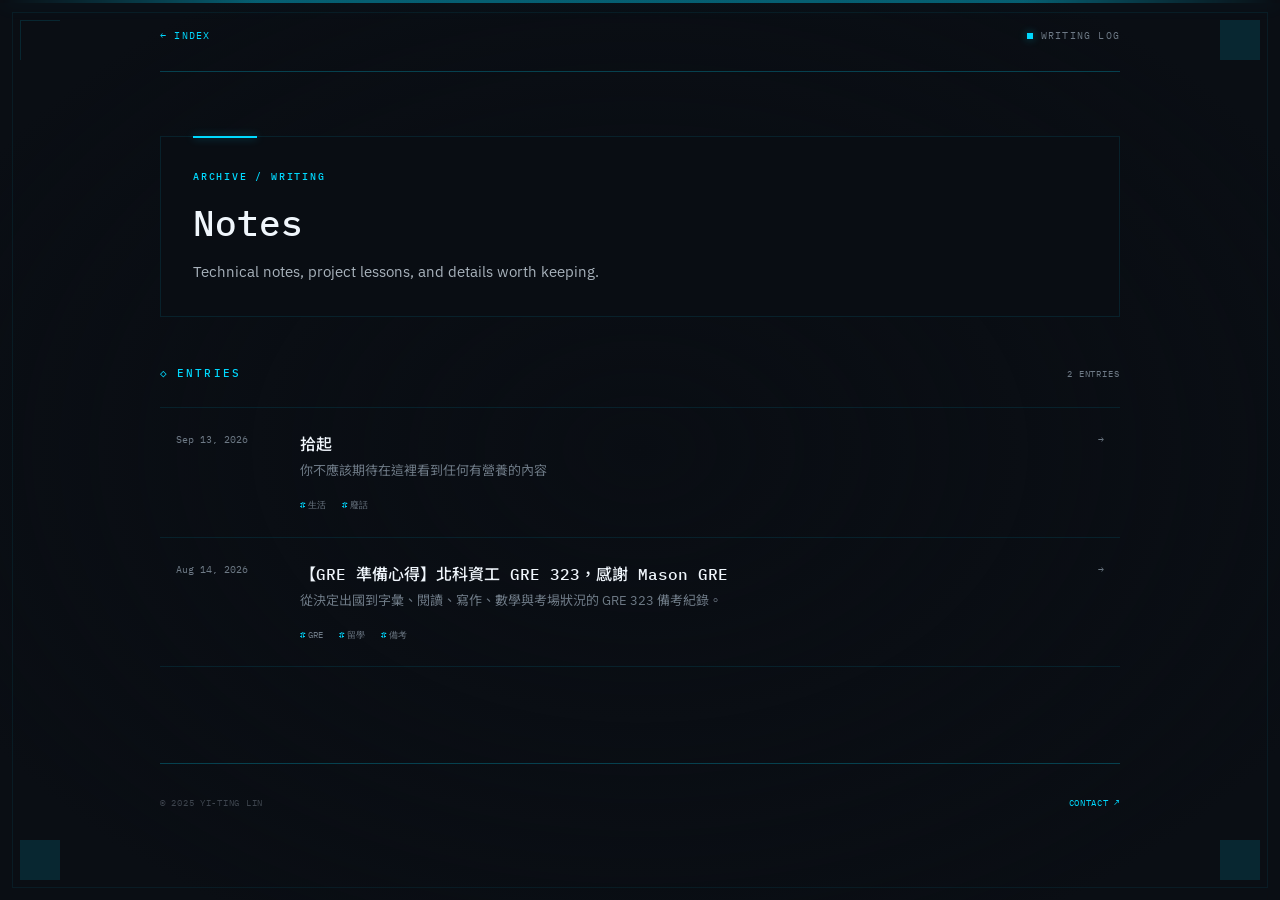
<file: blog/index.html>
<!DOCTYPE html>
<html lang="en">
  <head>
    <meta charset="UTF-8" />
    <meta name="viewport" content="width=device-width, initial-scale=1.0" />
    <title>Writing | Cato Lin</title>
    <meta name="description" content="Technical notes and project lessons by Yi-Ting Cato Lin." />
    <link rel="icon" type="image/svg+xml" href="../favicon.svg" />
    <link rel="preconnect" href="https://fonts.googleapis.com" />
    <link rel="preconnect" href="https://fonts.gstatic.com" crossorigin />
    <link href="https://fonts.googleapis.com/css2?family=IBM+Plex+Mono:wght@400;500;600&family=IBM+Plex+Sans:wght@300;400;500&family=Noto+Sans+TC:wght@400;500;600&display=swap" rel="stylesheet" />
    <link rel="stylesheet" href="../css/style.css" />
    <link rel="stylesheet" href="../css/blog.css" />
  </head>
  <body class="blog-body" data-blog-index>
    <div class="grid-bg" aria-hidden="true"></div>

    <nav class="blog-nav blog-shell" aria-label="Blog navigation">
      <a href="../">← Index</a>
      <span class="blog-nav-status">Writing log</span>
    </nav>

    <main class="blog-main blog-shell">
      <header class="blog-intro">
        <p class="blog-kicker">Archive / Writing</p>
        <h1>Notes</h1>
        <p>Technical notes, project lessons, and details worth keeping.</p>
      </header>

      <section aria-labelledby="entries-title">
        <div class="blog-section-header">
          <h2 id="entries-title">Entries</h2>
          <div class="blog-section-line"></div>
          <span class="blog-count" data-blog-count>Loading</span>
        </div>
        <div class="blog-list" data-blog-list aria-live="polite"></div>
      </section>
    </main>

    <footer class="blog-footer blog-shell">
      <span>© 2025 Yi-Ting Lin</span>
      <a href="../#contact">Contact ↗</a>
    </footer>

    <script src="blog.js"></script>
  </body>
</html>
</file>
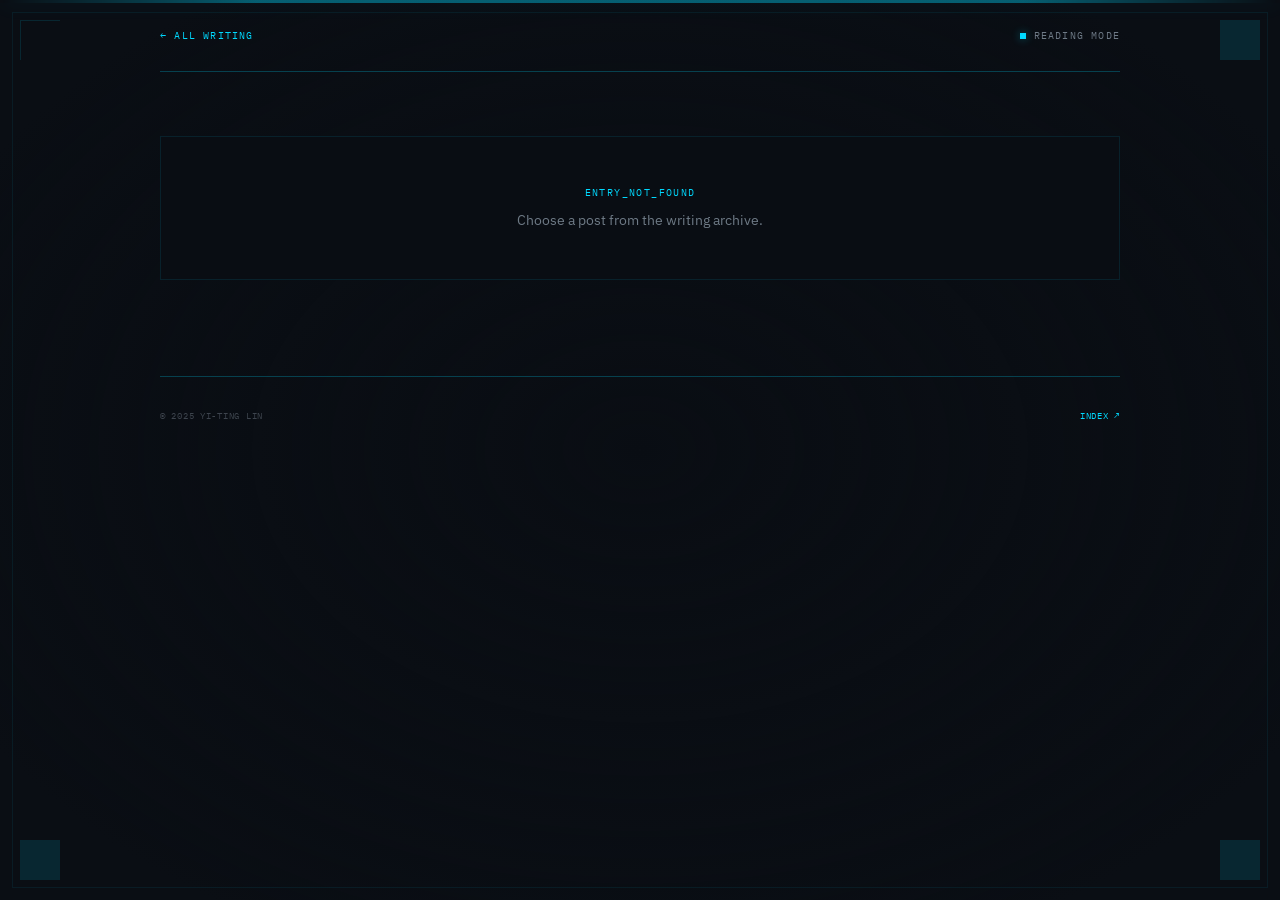
<file: blog/post.html>
<!DOCTYPE html>
<html lang="en">
  <head>
    <meta charset="UTF-8" />
    <meta name="viewport" content="width=device-width, initial-scale=1.0" />
    <title>Writing | Cato Lin</title>
    <meta name="description" content="A note by Yi-Ting Cato Lin." />
    <link rel="icon" type="image/svg+xml" href="../favicon.svg" />
    <link rel="preconnect" href="https://fonts.googleapis.com" />
    <link rel="preconnect" href="https://fonts.gstatic.com" crossorigin />
    <link href="https://fonts.googleapis.com/css2?family=IBM+Plex+Mono:wght@400;500;600&family=IBM+Plex+Sans:wght@300;400;500&family=Noto+Sans+TC:wght@400;500;600&display=swap" rel="stylesheet" />
    <link rel="stylesheet" href="../css/style.css" />
    <link rel="stylesheet" href="../css/blog.css" />
  </head>
  <body class="blog-body" data-blog-post>
    <div class="grid-bg" aria-hidden="true"></div>

    <nav class="blog-nav blog-shell" aria-label="Blog navigation">
      <a href="./">← All writing</a>
      <span class="blog-nav-status">Reading mode</span>
    </nav>

    <main class="blog-main blog-shell" data-post-root aria-live="polite">
      <div class="blog-empty">
        <p class="blog-empty-code">LOADING_ENTRY</p>
        <p>Reading the Markdown file.</p>
      </div>
    </main>

    <footer class="blog-footer blog-shell">
      <span>© 2025 Yi-Ting Lin</span>
      <a href="../">Index ↗</a>
    </footer>

    <script src="blog.js"></script>
  </body>
</html>
</file>
<file: css/style.css>
/* ==========================================================================
   Yi-Ting Lin Portfolio - Blueprint/Schematic Aesthetic
   Technical Drawing | Architect's Workspace
   ========================================================================== */

/* --------------------------------------------------------------------------
   CSS Custom Properties
   -------------------------------------------------------------------------- */
:root {
  /* Blueprint Colors */
  --bg-primary: #0a0e14;
  --bg-secondary: #0c1018;
  --bg-card: #0c1219;
  --bg-panel: rgba(10, 14, 20, 0.95);

  /* Grid System */
  --grid-major: rgba(0, 180, 216, 0.12);
  --grid-minor: rgba(0, 180, 216, 0.04);
  --grid-accent: rgba(0, 217, 255, 0.25);

  /* Text Hierarchy - Enhanced Contrast */
  --text-primary: #f0f6fc;
  --text-secondary: #a8b2bc;
  --text-muted: #6e7a86;
  --text-dim: #3d444d;

  /* Accent System */
  --accent-cyan: #00d9ff;
  --accent-cyan-dim: rgba(0, 217, 255, 0.12);
  --accent-cyan-glow: rgba(0, 217, 255, 0.4);
  --accent-white: rgba(255, 255, 255, 0.9);

  /* Category Colors - Technical Palette */
  --cat-web3: #00d9ff;
  --cat-fullstack: #4ade80;
  --cat-ai: #a855f7;
  --cat-game: #f87171;
  --cat-tools: #fbbf24;
  --cat-other: #6b7280;

  /* Specification Colors */
  --spec-label: #00d9ff;
  --spec-value: #e6edf3;
  --spec-unit: #6b7280;

  /* Typography - Engineering Precision */
  --font-mono: 'IBM Plex Mono', 'Consolas', monospace;
  --font-sans: 'IBM Plex Sans', -apple-system, sans-serif;
  --font-technical: 'IBM Plex Mono', monospace;

  /* Spacing Grid (8px base) */
  --unit: 8px;
  --space-xs: calc(var(--unit) * 0.5);
  --space-sm: var(--unit);
  --space-md: calc(var(--unit) * 2);
  --space-lg: calc(var(--unit) * 3);
  --space-xl: calc(var(--unit) * 4);
  --space-2xl: calc(var(--unit) * 6);
  --space-3xl: calc(var(--unit) * 8);

  /* Blueprint Line Weights */
  --line-hairline: 0.5px;
  --line-thin: 1px;
  --line-medium: 1.5px;
  --line-thick: 2px;

  /* Transitions */
  --transition-fast: 120ms ease-out;
  --transition-base: 200ms ease-out;
  --transition-slow: 350ms ease-out;
}

/* --------------------------------------------------------------------------
   Reset & Base
   -------------------------------------------------------------------------- */
*, *::before, *::after {
  box-sizing: border-box;
  margin: 0;
  padding: 0;
}

html {
  scroll-behavior: smooth;
  font-size: 16px;
}

body {
  font-family: var(--font-sans);
  background-color: var(--bg-primary);
  color: var(--text-primary);
  line-height: 1.6;
  min-height: 100vh;
  overflow-x: hidden;
  -webkit-font-smoothing: antialiased;
  -moz-osx-font-smoothing: grayscale;
}

/* --------------------------------------------------------------------------
   Blueprint Grid Background - Technical Drawing Paper
   -------------------------------------------------------------------------- */
.grid-bg {
  position: fixed;
  top: 0;
  left: 0;
  width: 100%;
  height: 100%;
  pointer-events: none;
  z-index: -1;

  /* Layered grid system - major (64px) + minor (16px) */
  background-image:
    /* Vignette overlay for depth */
    radial-gradient(ellipse at center, transparent 0%, var(--bg-primary) 85%),
    /* Major grid lines */
    linear-gradient(var(--grid-major) var(--line-hairline), transparent var(--line-hairline)),
    linear-gradient(90deg, var(--grid-major) var(--line-hairline), transparent var(--line-hairline)),
    /* Minor grid lines */
    linear-gradient(var(--grid-minor) var(--line-hairline), transparent var(--line-hairline)),
    linear-gradient(90deg, var(--grid-minor) var(--line-hairline), transparent var(--line-hairline));

  background-size:
    100% 100%,
    64px 64px,
    64px 64px,
    16px 16px,
    16px 16px;

  background-position: center, -1px -1px, -1px -1px, -1px -1px, -1px -1px;
}

/* Animated scan line effect */
.grid-bg::before {
  content: '';
  position: absolute;
  top: 0;
  left: 0;
  right: 0;
  height: 3px;
  background: linear-gradient(90deg,
    transparent 0%,
    var(--accent-cyan) 20%,
    var(--accent-cyan) 80%,
    transparent 100%
  );
  opacity: 0.4;
  animation: scanLine 6s linear infinite;
  box-shadow: 0 0 20px var(--accent-cyan-glow), 0 0 40px var(--accent-cyan-dim);
}

@keyframes scanLine {
  0% { transform: translateY(-100vh); opacity: 0; }
  5% { opacity: 0.4; }
  95% { opacity: 0.4; }
  100% { transform: translateY(100vh); opacity: 0; }
}

/* Corner registration marks - all four corners */
.grid-bg::after {
  content: '';
  position: fixed;
  top: 20px;
  left: 20px;
  width: 40px;
  height: 40px;
  border-left: var(--line-thin) solid var(--grid-accent);
  border-top: var(--line-thin) solid var(--grid-accent);
  opacity: 0.5;
  box-shadow:
    calc(100vw - 80px) 0 0 0 var(--grid-accent),
    0 calc(100vh - 80px) 0 0 var(--grid-accent),
    calc(100vw - 80px) calc(100vh - 80px) 0 0 var(--grid-accent);
}

/* Crosshair overlay element */
body::before {
  content: '';
  position: fixed;
  top: 50%;
  left: 50%;
  width: 100px;
  height: 100px;
  transform: translate(-50%, -50%);
  pointer-events: none;
  z-index: 1000;
  opacity: 0;
  transition: opacity 0.3s ease;
  background:
    linear-gradient(var(--accent-cyan) 0%, var(--accent-cyan) 100%) no-repeat center/1px 100%,
    linear-gradient(90deg, var(--accent-cyan) 0%, var(--accent-cyan) 100%) no-repeat center/100% 1px;
}

/* Technical drawing border frame */
body::after {
  content: '';
  position: fixed;
  top: 12px;
  left: 12px;
  right: 12px;
  bottom: 12px;
  border: var(--line-hairline) solid var(--grid-accent);
  pointer-events: none;
  z-index: 9999;
  opacity: 0.3;
}

/* --------------------------------------------------------------------------
   Technical Section Headers
   -------------------------------------------------------------------------- */
.section-header {
  display: flex;
  align-items: center;
  gap: var(--space-md);
  margin-bottom: var(--space-xl);
  position: relative;
}

.section-label {
  font-family: var(--font-technical);
  font-size: 0.6875rem;
  font-weight: 500;
  letter-spacing: 0.2em;
  color: var(--accent-cyan);
  text-transform: uppercase;
  white-space: nowrap;
  position: relative;
  padding-left: var(--space-md);
}

/* Section marker */
.section-label::before {
  content: '◇';
  position: absolute;
  left: 0;
  font-size: 0.5rem;
  animation: sectionMarkerPulse 2s ease-in-out infinite;
}

@keyframes sectionMarkerPulse {
  0%, 100% { opacity: 1; }
  50% { opacity: 0.4; }
}

.section-line {
  flex: 1;
  height: var(--line-hairline);
  background: linear-gradient(90deg,
    var(--accent-cyan) 0%,
    var(--grid-major) 20%,
    transparent 100%
  );
  position: relative;
}

/* Measurement ticks on section line */
.section-line::before {
  content: '';
  position: absolute;
  left: 0;
  top: -3px;
  width: 100%;
  height: 7px;
  background-image: repeating-linear-gradient(
    90deg,
    var(--grid-major) 0px,
    var(--grid-major) var(--line-hairline),
    transparent var(--line-hairline),
    transparent 32px
  );
}

/* --------------------------------------------------------------------------
   Hero Section - Main Schematic
   -------------------------------------------------------------------------- */
.hero {
  min-height: 100vh;
  display: flex;
  align-items: center;
  justify-content: center;
  padding: var(--space-xl);
  position: relative;
}

/* Blueprint frame around hero */
.hero::before {
  content: '';
  position: absolute;
  top: 40px;
  left: 40px;
  right: 40px;
  bottom: 40px;
  border: var(--line-hairline) solid var(--grid-major);
  pointer-events: none;
}

.hero-panel {
  position: relative;
  padding: var(--space-3xl);
  border: var(--line-thin) solid var(--grid-accent);
  max-width: 640px;
  width: 100%;
  text-align: center;
  background: var(--bg-panel);
  backdrop-filter: blur(12px);
}

/* Technical corner brackets */
.panel-corner {
  position: absolute;
  width: 16px;
  height: 16px;
  border-color: var(--accent-cyan);
  border-style: solid;
}

.panel-corner--tl {
  top: -1px;
  left: -1px;
  border-width: var(--line-medium) 0 0 var(--line-medium);
}

.panel-corner--tr {
  top: -1px;
  right: -1px;
  border-width: var(--line-medium) var(--line-medium) 0 0;
}

.panel-corner--bl {
  bottom: -1px;
  left: -1px;
  border-width: 0 0 var(--line-medium) var(--line-medium);
}

.panel-corner--br {
  bottom: -1px;
  right: -1px;
  border-width: 0 var(--line-medium) var(--line-medium) 0;
}

/* Coordinate labels */
.coord {
  position: absolute;
  font-family: var(--font-technical);
  font-size: 0.5625rem;
  color: var(--text-dim);
  letter-spacing: 0.1em;
}

.coord--tl {
  top: var(--space-sm);
  left: var(--space-sm);
}

.coord--br {
  bottom: var(--space-sm);
  right: var(--space-sm);
}

/* Designation tag */
.designation {
  display: inline-block;
  font-family: var(--font-technical);
  font-size: 0.5625rem;
  font-weight: 500;
  letter-spacing: 0.2em;
  color: var(--text-muted);
  text-transform: uppercase;
  margin-bottom: var(--space-lg);
  padding: var(--space-xs) var(--space-md);
  border: var(--line-hairline) solid var(--grid-accent);
  background: rgba(0, 217, 255, 0.03);
}

/* Main identifier */
.hero-name {
  font-family: var(--font-technical);
  font-size: clamp(1.75rem, 5vw, 2.75rem);
  font-weight: 600;
  color: var(--text-primary);
  margin-bottom: var(--space-md);
  letter-spacing: 0.02em;
}

.cursor {
  color: var(--accent-cyan);
  animation: cursorBlink 1s step-end infinite;
  text-shadow: 0 0 10px var(--accent-cyan-glow);
}

@keyframes cursorBlink {
  0%, 100% { opacity: 1; }
  50% { opacity: 0; }
}

.hero-title {
  font-family: var(--font-sans);
  font-size: 1rem;
  font-weight: 400;
  color: var(--text-secondary);
  margin-bottom: var(--space-xs);
  letter-spacing: 0.05em;
}

.hero-subtitle {
  font-family: var(--font-technical);
  font-size: 0.6875rem;
  color: var(--text-muted);
  letter-spacing: 0.08em;
  margin-bottom: var(--space-sm);
}

.hero-focus {
  font-family: var(--font-technical);
  font-size: 0.75rem;
  color: var(--text-muted);
  letter-spacing: 0.1em;
  margin-bottom: var(--space-md);
}

.hero-quote {
  font-family: var(--font-sans);
  font-size: 0.8125rem;
  font-style: italic;
  color: var(--accent-cyan);
  opacity: 0.7;
  margin-bottom: var(--space-xl);
  padding: var(--space-sm) var(--space-md);
  border-left: var(--line-thin) solid var(--accent-cyan);
  text-align: left;
  max-width: 380px;
  margin-left: auto;
  margin-right: auto;
}

/* Action buttons */
.hero-links {
  display: flex;
  flex-wrap: wrap;
  gap: var(--space-sm);
  justify-content: center;
}

.btn {
  display: inline-flex;
  align-items: center;
  gap: var(--space-sm);
  font-family: var(--font-technical);
  font-size: 0.75rem;
  font-weight: 500;
  letter-spacing: 0.05em;
  text-decoration: none;
  text-transform: uppercase;
  padding: var(--space-sm) var(--space-md);
  border: var(--line-thin) solid var(--grid-accent);
  transition: all var(--transition-base);
  cursor: pointer;
  background: transparent;
  position: relative;
}

.btn::before {
  content: '';
  position: absolute;
  top: 0;
  left: 0;
  width: 0;
  height: 100%;
  background: var(--accent-cyan);
  transition: width var(--transition-base);
  z-index: -1;
}

.btn-icon {
  font-size: 0.8125rem;
}

.btn--primary {
  color: var(--bg-primary);
  background: var(--accent-cyan);
  border-color: var(--accent-cyan);
}

.btn--primary:hover {
  background: transparent;
  color: var(--accent-cyan);
  box-shadow: 0 0 20px var(--accent-cyan-glow), inset 0 0 20px var(--accent-cyan-dim);
}

.btn--secondary {
  color: var(--accent-cyan);
  border-color: var(--accent-cyan);
}

.btn--secondary:hover {
  color: var(--bg-primary);
}

.btn--secondary:hover::before {
  width: 100%;
}

.btn--ghost {
  color: var(--text-secondary);
  border-color: transparent;
}

.btn--ghost:hover {
  color: var(--accent-cyan);
}

.btn-arrow {
  transition: transform var(--transition-base);
}

.btn--ghost:hover .btn-arrow {
  transform: translateY(4px);
  animation: bounce 0.6s ease infinite;
}

@keyframes bounce {
  0%, 100% { transform: translateY(4px); }
  50% { transform: translateY(8px); }
}

/* --------------------------------------------------------------------------
   Skills Section - Node Network
   -------------------------------------------------------------------------- */
.skills {
  padding: var(--space-3xl) var(--space-xl);
  max-width: 1000px;
  margin: 0 auto;
  position: relative;
}

.skills-container {
  display: flex;
  flex-direction: column;
  gap: var(--space-2xl);
  position: relative;
}

/* Connection lines between skill groups */
.skills-container::before {
  content: '';
  position: absolute;
  left: 0;
  top: 0;
  bottom: 0;
  width: var(--line-hairline);
  background: repeating-linear-gradient(
    to bottom,
    var(--grid-accent) 0px,
    var(--grid-accent) 4px,
    transparent 4px,
    transparent 8px
  );
}

.skills-group {
  position: relative;
  padding-left: var(--space-lg);
}

/* Node connector */
.skills-group::before {
  content: '';
  position: absolute;
  left: -4px;
  top: 8px;
  width: 8px;
  height: 8px;
  border: var(--line-thin) solid var(--accent-cyan);
  background: var(--bg-primary);
  transform: rotate(45deg);
}

.skills-group::after {
  content: '';
  position: absolute;
  left: 4px;
  top: 12px;
  width: var(--space-md);
  height: var(--line-hairline);
  background: var(--grid-accent);
}

.skills-group-title {
  font-family: var(--font-technical);
  font-size: 0.625rem;
  font-weight: 500;
  letter-spacing: 0.15em;
  color: var(--text-muted);
  margin-bottom: var(--space-md);
  text-transform: uppercase;
}

.skills-chips {
  display: flex;
  flex-wrap: wrap;
  gap: var(--space-sm);
}

/* Skill chip as circuit node */
.chip {
  font-family: var(--font-technical);
  font-size: 0.6875rem;
  font-weight: 500;
  padding: var(--space-xs) var(--space-sm);
  border: var(--line-hairline) solid var(--grid-accent);
  color: var(--text-secondary);
  transition: all var(--transition-fast);
  cursor: default;
  text-transform: uppercase;
  letter-spacing: 0.08em;
  position: relative;
  background: var(--bg-secondary);
}

/* Connection dots */
.chip::before {
  content: '';
  position: absolute;
  left: -3px;
  top: 50%;
  transform: translateY(-50%);
  width: 4px;
  height: 4px;
  border-radius: 50%;
  background: var(--grid-accent);
  transition: all var(--transition-fast);
}

.chip:hover {
  transform: translateY(-2px);
  border-color: currentColor;
}

.chip:hover::before {
  background: currentColor;
  box-shadow: 0 0 8px currentColor;
}

.chip--lang:hover { color: var(--cat-web3); }
.chip--frontend:hover { color: var(--cat-game); }
.chip--backend:hover { color: var(--cat-fullstack); }
.chip--ml:hover { color: var(--cat-ai); }
.chip--devops:hover { color: var(--cat-tools); }
.chip--web3:hover { color: var(--cat-web3); }
.chip--tools:hover { color: var(--cat-tools); }

/* Certifications */
.certifications {
  margin-top: var(--space-2xl);
  padding-top: var(--space-lg);
  border-top: var(--line-hairline) dashed var(--grid-accent);
}

.cert-title {
  font-family: var(--font-technical);
  font-size: 0.625rem;
  font-weight: 500;
  letter-spacing: 0.15em;
  color: var(--text-muted);
  margin-bottom: var(--space-md);
  text-transform: uppercase;
}

.cert-list {
  display: flex;
  flex-wrap: wrap;
  gap: var(--space-sm);
}

.cert-item {
  font-family: var(--font-technical);
  font-size: 0.6875rem;
  font-weight: 500;
  padding: var(--space-xs) var(--space-md);
  border: var(--line-hairline) solid var(--cat-tools);
  color: var(--cat-tools);
  text-transform: uppercase;
  letter-spacing: 0.08em;
  background: rgba(251, 191, 36, 0.05);
}

.cert-item--lang {
  border-color: var(--accent-cyan);
  color: var(--accent-cyan);
  background: rgba(0, 217, 255, 0.05);
}

/* --------------------------------------------------------------------------
   Interactive Skill-Project Network Graph (D3.js)
   -------------------------------------------------------------------------- */
.network-view {
  padding: var(--space-3xl) var(--space-xl);
  max-width: 1000px;
  margin: 0 auto;
}

.network-container {
  display: flex;
  flex-direction: column;
  align-items: center;
  gap: var(--space-xl);
}

.network-description {
  text-align: center;
}

.network-description p {
  font-family: var(--font-sans);
  font-size: 0.875rem;
  color: var(--text-secondary);
  font-style: italic;
}

/* Graph Canvas Container */
.network-graph-canvas {
  position: relative;
  width: 100%;
  min-height: 500px;
  border: var(--line-hairline) solid var(--grid-accent);
  background: var(--bg-card);
  overflow: hidden;
}

.network-graph-canvas svg {
  display: block;
  width: 100%;
  height: 100%;
}

/* Graph Links */
.graph-link {
  stroke-linecap: round;
  transition: stroke 0.2s ease, stroke-width 0.2s ease, opacity 0.2s ease;
}

.graph-link.primary {
  stroke-opacity: 0.6;
}

.graph-link.secondary {
  stroke-opacity: 0.3;
}

/* Graph Nodes */
.graph-node {
  transition: opacity 0.2s ease;
}

.graph-node--skill polygon {
  transition: all 0.2s ease;
}

.graph-node--skill:hover polygon {
  stroke-width: 3;
  filter: url(#glow);
}

.graph-node--project circle {
  transition: all 0.2s ease;
}

.graph-node--project:hover circle {
  stroke-width: 2.5;
  fill: rgba(0, 217, 255, 0.1);
}

/* Node Labels */
.node-label {
  pointer-events: none;
  user-select: none;
  text-shadow: 0 0 4px rgba(0, 0, 0, 0.8);
}

/* Graph Tooltip */
.graph-tooltip {
  position: absolute;
  padding: var(--space-sm) var(--space-md);
  background: var(--bg-secondary);
  border: var(--line-hairline) solid var(--accent-cyan);
  font-family: var(--font-technical);
  font-size: 0.75rem;
  color: var(--text-primary);
  pointer-events: none;
  z-index: 100;
  transition: opacity 0.15s ease;
  max-width: 200px;
  box-shadow: 0 4px 12px rgba(0, 0, 0, 0.4);
}

.graph-tooltip strong {
  color: var(--accent-cyan);
  display: block;
  margin-bottom: 2px;
}

.graph-tooltip .tooltip-sub {
  color: var(--text-secondary);
  font-size: 0.625rem;
}

.graph-tooltip .tooltip-action {
  color: var(--accent-cyan);
  font-size: 0.5625rem;
  font-style: italic;
  margin-top: 4px;
  display: block;
}

/* Network Legend */
.network-legend {
  display: flex;
  flex-wrap: wrap;
  justify-content: center;
  gap: var(--space-md);
  padding-top: var(--space-lg);
  border-top: var(--line-hairline) dashed var(--grid-accent);
}

.legend-item {
  display: flex;
  align-items: center;
  gap: var(--space-xs);
  font-family: var(--font-technical);
  font-size: 0.625rem;
  color: var(--text-muted);
  text-transform: uppercase;
  letter-spacing: 0.08em;
}

.legend-dot {
  width: 8px;
  height: 8px;
  border-radius: 50%;
}

.legend-dot--language { background: #60a5fa; }
.legend-dot--framework { background: #4ade80; }
.legend-dot--ai { background: #c084fc; }
.legend-dot--devops { background: #fbbf24; }
.legend-dot--project { background: #f0f6fc; }

/* Responsive adjustments for network */
@media (max-width: 640px) {
  .network-graph-canvas {
    min-height: 400px;
  }

  .network-legend {
    gap: var(--space-sm);
  }

  .legend-item {
    font-size: 0.5rem;
  }
}

/* --------------------------------------------------------------------------
   Experience Section - Timeline
   -------------------------------------------------------------------------- */
.experience {
  padding: var(--space-3xl) var(--space-xl);
  max-width: 900px;
  margin: 0 auto;
}

.experience-container {
  display: flex;
  flex-direction: column;
  gap: var(--space-lg);
}

.experience-card {
  position: relative;
  padding: var(--space-lg);
  border: var(--line-hairline) solid var(--grid-accent);
  background: var(--bg-card);
  padding-left: var(--space-2xl);
}

/* Timeline connector */
.experience-card::before {
  content: '';
  position: absolute;
  left: var(--space-md);
  top: 0;
  bottom: 0;
  width: var(--line-hairline);
  background: var(--grid-accent);
}

/* Timeline node */
.experience-card::after {
  content: '';
  position: absolute;
  left: calc(var(--space-md) - 4px);
  top: var(--space-lg);
  width: 9px;
  height: 9px;
  border: var(--line-thin) solid var(--cat-fullstack);
  background: var(--bg-primary);
  transform: rotate(45deg);
}

.experience-card--research::after {
  border-color: var(--cat-ai);
}

.exp-header {
  display: flex;
  justify-content: space-between;
  align-items: baseline;
  flex-wrap: wrap;
  gap: var(--space-sm);
  margin-bottom: var(--space-xs);
}

.exp-title {
  font-family: var(--font-technical);
  font-size: 0.9375rem;
  font-weight: 600;
  color: var(--text-primary);
  letter-spacing: 0.02em;
}

.exp-date {
  font-family: var(--font-technical);
  font-size: 0.6875rem;
  color: var(--accent-cyan);
  letter-spacing: 0.05em;
}

.exp-company {
  font-family: var(--font-sans);
  font-size: 0.8125rem;
  color: var(--text-secondary);
  margin-bottom: var(--space-md);
}

.exp-details {
  list-style: none;
  padding: 0;
}

.exp-details li {
  position: relative;
  font-family: var(--font-sans);
  font-size: 0.8125rem;
  color: var(--text-secondary);
  line-height: 1.6;
  padding-left: var(--space-md);
  margin-bottom: var(--space-xs);
}

.exp-details li::before {
  content: '>';
  position: absolute;
  left: 0;
  color: var(--accent-cyan);
  font-family: var(--font-technical);
  font-size: 0.75rem;
}

/* Experience tech tags */
.exp-tech {
  display: flex;
  flex-wrap: wrap;
  gap: var(--space-xs);
  margin-top: var(--space-md);
  padding-top: var(--space-md);
  border-top: var(--line-hairline) dashed var(--grid-accent);
}

.exp-tech span {
  font-family: var(--font-technical);
  font-size: 0.5625rem;
  font-weight: 500;
  padding: 2px var(--space-sm);
  border: var(--line-hairline) solid var(--grid-accent);
  color: var(--text-muted);
  text-transform: uppercase;
  letter-spacing: 0.1em;
  background: var(--bg-secondary);
}

/* Experience badges */
.exp-badge {
  position: absolute;
  top: 0;
  right: 0;
  font-family: var(--font-technical);
  font-size: 0.5rem;
  font-weight: 600;
  letter-spacing: 0.15em;
  padding: var(--space-xs) var(--space-sm);
  background: var(--cat-fullstack);
  color: var(--bg-primary);
  text-transform: uppercase;
}

.exp-badge--award {
  background: var(--cat-ai);
}

/* Current job highlight */
.experience-card--current {
  border-color: var(--cat-fullstack);
  background: linear-gradient(135deg, var(--bg-card) 0%, rgba(74, 222, 128, 0.03) 100%);
}

.experience-card--current::after {
  border-color: var(--cat-fullstack);
  background: var(--cat-fullstack);
  animation: currentRolePulse 2s ease-in-out infinite;
}

@keyframes currentRolePulse {
  0%, 100% { box-shadow: 0 0 0 0 rgba(74, 222, 128, 0.4); }
  50% { box-shadow: 0 0 0 8px rgba(74, 222, 128, 0); }
}

/* --------------------------------------------------------------------------
   Education Section - Compact Records
   -------------------------------------------------------------------------- */
.education {
  padding: 0 var(--space-xl);
  max-width: 900px;
  margin: 0 auto;
}

.education-records {
  border-top: var(--line-hairline) solid var(--grid-accent);
}

.education-record {
  position: relative;
  display: grid;
  grid-template-columns: 192px minmax(0, 1fr);
  gap: var(--space-lg);
  padding: var(--space-md) 0;
  border-bottom: var(--line-hairline) solid var(--grid-accent);
}

.education-record::before {
  content: '';
  position: absolute;
  top: calc(var(--space-md) + 4px);
  left: 186px;
  width: 7px;
  height: 7px;
  border: var(--line-thin) solid var(--accent-cyan);
  background: var(--bg-primary);
  transform: rotate(45deg);
}

.education-date {
  padding-right: var(--space-md);
  font-family: var(--font-technical);
  font-size: 0.6875rem;
  color: var(--accent-cyan);
  letter-spacing: 0.04em;
  line-height: 1.5;
  white-space: nowrap;
}

.education-content {
  padding-left: var(--space-md);
  border-left: var(--line-hairline) solid var(--grid-accent);
}

.education-heading {
  display: flex;
  align-items: baseline;
  justify-content: space-between;
  gap: var(--space-md);
}

.education-heading h3 {
  font-family: var(--font-technical);
  font-size: 0.875rem;
  font-weight: 600;
  line-height: 1.4;
  color: var(--text-primary);
}

.education-heading span,
.education-content > p {
  font-size: 0.75rem;
  color: var(--text-muted);
}

.education-heading span {
  flex: 0 0 auto;
  font-family: var(--font-technical);
}

.education-content .education-degree {
  margin-top: 2px;
  color: var(--text-secondary);
}

.education-facts {
  display: flex;
  flex-wrap: wrap;
  gap: var(--space-xs) var(--space-md);
  margin-top: var(--space-sm);
  list-style: none;
}

.education-facts li {
  position: relative;
  font-family: var(--font-technical);
  font-size: 0.625rem;
  color: var(--text-secondary);
  letter-spacing: 0.04em;
}

.education-facts li + li::before {
  content: '/';
  position: absolute;
  left: calc(-1 * var(--space-md) / 2 - 2px);
  color: var(--grid-accent);
}

/* --------------------------------------------------------------------------
   Projects Section - Technical Specifications Grid
   -------------------------------------------------------------------------- */
.projects {
  padding: var(--space-3xl) var(--space-xl);
  max-width: 1200px;
  margin: 0 auto;
}

/* Filter Tabs - Mode Selector */
.filter-tabs {
  display: flex;
  flex-wrap: wrap;
  gap: var(--space-xs);
  margin-bottom: var(--space-xl);
  padding: var(--space-xs);
  border: var(--line-hairline) solid var(--grid-accent);
  background: var(--bg-secondary);
}

.filter-tab {
  font-family: var(--font-technical);
  font-size: 0.6875rem;
  font-weight: 500;
  letter-spacing: 0.1em;
  text-transform: uppercase;
  padding: var(--space-xs) var(--space-md);
  border: var(--line-hairline) solid transparent;
  background: transparent;
  color: var(--text-muted);
  cursor: pointer;
  transition: all var(--transition-fast);
  position: relative;
}

.filter-tab:hover {
  color: var(--accent-cyan);
}

.filter-tab.active {
  background: var(--accent-cyan);
  border-color: var(--accent-cyan);
  color: var(--bg-primary);
}

/* Active indicator */
.filter-tab.active::after {
  content: '';
  position: absolute;
  bottom: -6px;
  left: 50%;
  transform: translateX(-50%);
  width: 0;
  height: 0;
  border-left: 4px solid transparent;
  border-right: 4px solid transparent;
  border-top: 4px solid var(--accent-cyan);
}

/* Projects Grid */
.projects-grid {
  display: grid;
  grid-template-columns: repeat(auto-fill, minmax(320px, 1fr));
  gap: var(--space-md);
}

/* Project Card - Technical Specification Sheet */
.project-card {
  position: relative;
  background: var(--bg-card);
  border: var(--line-hairline) solid var(--grid-accent);
  padding: var(--space-lg);
  transition: all var(--transition-base);
  overflow: hidden;
}

/* Index number */
.project-card::before {
  content: attr(data-index);
  position: absolute;
  top: var(--space-sm);
  right: var(--space-sm);
  font-family: var(--font-technical);
  font-size: 0.5rem;
  color: var(--text-dim);
  letter-spacing: 0.1em;
}

/* Corner detail */
.project-card::after {
  content: '';
  position: absolute;
  bottom: 0;
  right: 0;
  width: 20px;
  height: 20px;
  border-left: var(--line-hairline) solid var(--grid-accent);
  border-top: var(--line-hairline) solid var(--grid-accent);
  opacity: 0.5;
}

.project-card:hover {
  transform: translateY(-4px);
  border-color: var(--accent-cyan);
  box-shadow:
    0 8px 32px rgba(0, 0, 0, 0.4),
    0 0 0 1px var(--accent-cyan-dim),
    inset 0 1px 0 var(--accent-cyan-dim);
}

.project-card.hidden {
  display: none;
}

/* Filtering takes over from the one-time page-load animation. */
.projects-grid.filter-active .project-card {
  opacity: 1;
  transform: translateY(0);
  animation: none;
}

.projects-grid.filter-active .project-card.filter-enter {
  animation: filterCardIn 180ms ease-out both;
}

@keyframes filterCardIn {
  from {
    opacity: 0;
    transform: translateY(8px);
  }
  to {
    opacity: 1;
    transform: translateY(0);
  }
}

/* Featured card highlight */
.project-card.featured {
  border-color: var(--cat-ai);
  background: linear-gradient(135deg, var(--bg-card) 0%, rgba(168, 85, 247, 0.05) 100%);
}

.project-card.featured::before {
  display: none;
}

.card-badge {
  position: absolute;
  top: var(--space-sm);
  right: var(--space-sm);
  font-family: var(--font-technical);
  font-size: 0.5rem;
  font-weight: 600;
  letter-spacing: 0.1em;
  text-transform: uppercase;
  color: var(--cat-ai);
  padding: 2px var(--space-xs);
  border: var(--line-hairline) solid var(--cat-ai);
  background: rgba(168, 85, 247, 0.1);
}

/* Status indicator */
.card-indicator {
  width: 6px;
  height: 6px;
  border-radius: 50%;
  margin-bottom: var(--space-md);
  position: relative;
}

.card-indicator::after {
  content: '';
  position: absolute;
  top: -2px;
  left: -2px;
  right: -2px;
  bottom: -2px;
  border-radius: 50%;
  border: var(--line-hairline) solid currentColor;
  opacity: 0.3;
}

.card-indicator--web3 { background: var(--cat-web3); color: var(--cat-web3); }
.card-indicator--fullstack { background: var(--cat-fullstack); color: var(--cat-fullstack); }
.card-indicator--ai { background: var(--cat-ai); color: var(--cat-ai); }
.card-indicator--game { background: var(--cat-game); color: var(--cat-game); }
.card-indicator--tools { background: var(--cat-tools); color: var(--cat-tools); }
.card-indicator--other { background: var(--cat-other); color: var(--cat-other); }

.card-title {
  font-family: var(--font-technical);
  font-size: 0.9375rem;
  font-weight: 600;
  color: var(--text-primary);
  margin-bottom: var(--space-sm);
  transition: color var(--transition-fast);
  letter-spacing: 0.02em;
}

.project-card:hover .card-title {
  color: var(--accent-cyan);
}

.card-desc {
  font-family: var(--font-sans);
  font-size: 0.8125rem;
  color: var(--text-secondary);
  margin-bottom: var(--space-md);
  line-height: 1.6;
}

/* Tech stack tags */
.card-tech {
  display: flex;
  flex-wrap: wrap;
  gap: var(--space-xs);
  margin-bottom: var(--space-md);
}

.card-tech span {
  font-family: var(--font-technical);
  font-size: 0.5625rem;
  color: var(--text-muted);
  padding: 2px var(--space-xs);
  border: var(--line-hairline) solid var(--grid-accent);
  text-transform: uppercase;
  letter-spacing: 0.05em;
  background: rgba(0, 217, 255, 0.02);
}

/* View link */
.card-link {
  font-family: var(--font-technical);
  font-size: 0.75rem;
  color: var(--accent-cyan);
  text-decoration: none;
  opacity: 0;
  transform: translateX(-8px);
  transition: all var(--transition-fast);
  letter-spacing: 0.05em;
}

.project-card:hover .card-link {
  opacity: 1;
  transform: translateX(0);
}

.card-link:hover {
  text-decoration: underline;
}

/* --------------------------------------------------------------------------
   Specification Panel (appears on hover) - Technical Data Sheet
   -------------------------------------------------------------------------- */
.card-specs {
  position: absolute;
  top: 0;
  left: 0;
  right: 0;
  bottom: 0;
  background: rgba(10, 14, 20, 0.98);
  padding: var(--space-md);
  opacity: 0;
  visibility: hidden;
  transition: all var(--transition-base);
  display: flex;
  flex-direction: column;
  justify-content: center;
  border: var(--line-thin) solid var(--accent-cyan);
  backdrop-filter: blur(8px);
  /* Technical drawing corner marks */
  background-image:
    linear-gradient(var(--accent-cyan) 0%, var(--accent-cyan) 100%),
    linear-gradient(var(--accent-cyan) 0%, var(--accent-cyan) 100%),
    linear-gradient(var(--accent-cyan) 0%, var(--accent-cyan) 100%),
    linear-gradient(var(--accent-cyan) 0%, var(--accent-cyan) 100%);
  background-size: 12px 1px, 1px 12px, 12px 1px, 1px 12px;
  background-position: top left, top left, bottom right, bottom right;
  background-repeat: no-repeat;
}

/* Animated reveal */
.project-card:hover .card-specs {
  opacity: 1;
  visibility: visible;
  animation: specReveal 0.3s ease-out;
}

@keyframes specReveal {
  from {
    clip-path: polygon(0 0, 0 0, 0 100%, 0 100%);
  }
  to {
    clip-path: polygon(0 0, 100% 0, 100% 100%, 0 100%);
  }
}

.spec-header {
  font-family: var(--font-technical);
  font-size: 0.5625rem;
  letter-spacing: 0.2em;
  color: var(--accent-cyan);
  text-transform: uppercase;
  margin-bottom: var(--space-md);
  padding-bottom: var(--space-xs);
  border-bottom: var(--line-hairline) solid var(--grid-accent);
  position: relative;
}

/* Measurement tick marks */
.spec-header::after {
  content: '';
  position: absolute;
  bottom: -1px;
  left: 0;
  width: 100%;
  height: 5px;
  background-image: repeating-linear-gradient(
    90deg,
    var(--grid-accent) 0px,
    var(--grid-accent) 1px,
    transparent 1px,
    transparent 20px
  );
}

.spec-row {
  display: flex;
  justify-content: space-between;
  align-items: baseline;
  padding: var(--space-xs) 0;
  border-bottom: var(--line-hairline) dashed var(--grid-accent);
  position: relative;
}

/* Data point indicator */
.spec-row::before {
  content: '';
  position: absolute;
  left: -8px;
  top: 50%;
  transform: translateY(-50%);
  width: 3px;
  height: 3px;
  background: var(--accent-cyan);
  border-radius: 50%;
}

.spec-label {
  font-family: var(--font-technical);
  font-size: 0.625rem;
  color: var(--text-muted);
  text-transform: uppercase;
  letter-spacing: 0.1em;
}

.spec-value {
  font-family: var(--font-technical);
  font-size: 0.75rem;
  color: var(--text-primary);
  text-align: right;
}

.spec-link {
  margin-top: var(--space-md);
  text-align: center;
}

.spec-link a {
  display: inline-block;
  font-family: var(--font-technical);
  font-size: 0.6875rem;
  color: var(--accent-cyan);
  text-decoration: none;
  text-transform: uppercase;
  letter-spacing: 0.1em;
  padding: var(--space-xs) var(--space-md);
  border: var(--line-thin) solid var(--accent-cyan);
  transition: all var(--transition-fast);
  background: transparent;
}

.spec-link a:hover {
  background: var(--accent-cyan);
  color: var(--bg-primary);
  box-shadow: 0 0 12px var(--accent-cyan-glow);
}

/* --------------------------------------------------------------------------
   Footer - Technical Endnotes
   -------------------------------------------------------------------------- */
.footer {
  padding: var(--space-3xl) var(--space-xl);
  max-width: 600px;
  margin: 0 auto;
  text-align: center;
  position: relative;
}

/* Top border with measurement marks */
.footer::before {
  content: '';
  position: absolute;
  top: 0;
  left: var(--space-xl);
  right: var(--space-xl);
  height: var(--line-hairline);
  background: var(--grid-accent);
}

.footer-links {
  display: flex;
  justify-content: center;
  gap: var(--space-md);
  margin-bottom: var(--space-lg);
}

.footer-btn {
  display: flex;
  flex-direction: column;
  align-items: center;
  gap: var(--space-xs);
  text-decoration: none;
  padding: var(--space-md);
  border: var(--line-hairline) solid var(--grid-accent);
  color: var(--text-secondary);
  transition: all var(--transition-base);
  min-width: 80px;
  background: var(--bg-secondary);
}

.footer-btn:hover {
  border-color: var(--accent-cyan);
  color: var(--accent-cyan);
  box-shadow: 0 0 20px var(--accent-cyan-dim);
}

.footer-icon {
  font-family: var(--font-technical);
  font-size: 1.125rem;
}

.footer-btn span:last-child {
  font-family: var(--font-technical);
  font-size: 0.625rem;
  text-transform: uppercase;
  letter-spacing: 0.1em;
}

.footer-email {
  font-family: var(--font-technical);
  font-size: 0.8125rem;
  color: var(--text-muted);
  margin-bottom: var(--space-xl);
  letter-spacing: 0.05em;
}

.footer-divider {
  width: 48px;
  height: var(--line-hairline);
  background: var(--grid-accent);
  margin: 0 auto var(--space-lg);
}

.footer-copy {
  font-family: var(--font-technical);
  font-size: 0.6875rem;
  color: var(--text-dim);
  margin-bottom: var(--space-sm);
  letter-spacing: 0.05em;
}

.footer-source {
  font-family: var(--font-technical);
  font-size: 0.625rem;
  color: var(--text-dim);
  text-decoration: none;
  transition: color var(--transition-fast);
  letter-spacing: 0.05em;
}

.footer-source:hover {
  color: var(--accent-cyan);
}

/* --------------------------------------------------------------------------
   Animations
   -------------------------------------------------------------------------- */
@keyframes fadeInUp {
  from {
    opacity: 0;
    transform: translateY(24px);
  }
  to {
    opacity: 1;
    transform: translateY(0);
  }
}

@keyframes drawLine {
  from { width: 0; }
  to { width: 100%; }
}

.hero-panel {
  animation: fadeInUp 0.8s ease-out;
}

.skills-group {
  opacity: 0;
  animation: fadeInUp 0.5s ease-out forwards;
}

.skills-group:nth-child(1) { animation-delay: 0.1s; }
.skills-group:nth-child(2) { animation-delay: 0.2s; }
.skills-group:nth-child(3) { animation-delay: 0.3s; }

.project-card {
  opacity: 0;
  animation: fadeInUp 0.4s ease-out forwards;
}

/* Staggered animation */
.project-card:nth-child(1) { animation-delay: 0.05s; }
.project-card:nth-child(2) { animation-delay: 0.08s; }
.project-card:nth-child(3) { animation-delay: 0.11s; }
.project-card:nth-child(4) { animation-delay: 0.14s; }
.project-card:nth-child(5) { animation-delay: 0.17s; }
.project-card:nth-child(6) { animation-delay: 0.20s; }
.project-card:nth-child(7) { animation-delay: 0.23s; }
.project-card:nth-child(8) { animation-delay: 0.26s; }
.project-card:nth-child(9) { animation-delay: 0.29s; }
.project-card:nth-child(10) { animation-delay: 0.32s; }
.project-card:nth-child(11) { animation-delay: 0.35s; }
.project-card:nth-child(12) { animation-delay: 0.38s; }
.project-card:nth-child(13) { animation-delay: 0.41s; }
.project-card:nth-child(14) { animation-delay: 0.44s; }
.project-card:nth-child(15) { animation-delay: 0.47s; }
.project-card:nth-child(16) { animation-delay: 0.50s; }
.project-card:nth-child(17) { animation-delay: 0.53s; }
.project-card:nth-child(18) { animation-delay: 0.56s; }

/* --------------------------------------------------------------------------
   Responsive Design
   -------------------------------------------------------------------------- */
@media (max-width: 768px) {
  .hero::before {
    top: 20px;
    left: 20px;
    right: 20px;
    bottom: 20px;
  }

  .hero-panel {
    padding: var(--space-xl);
  }

  .hero-name {
    font-size: 1.5rem;
  }

  .hero-links {
    flex-direction: column;
    align-items: stretch;
  }

  .btn {
    justify-content: center;
  }

  .filter-tabs {
    justify-content: center;
  }

  .projects-grid {
    grid-template-columns: 1fr;
  }

  .skills-container::before {
    display: none;
  }

  .skills-group {
    padding-left: 0;
  }

  .skills-group::before,
  .skills-group::after {
    display: none;
  }

  .education-record {
    grid-template-columns: 1fr;
    gap: var(--space-xs);
  }

  .education-record::before {
    top: calc(var(--space-md) + 3px);
    left: 0;
  }

  .education-date {
    padding-left: var(--space-md);
    padding-right: 0;
  }

  .education-content {
    padding-left: var(--space-md);
    border-left: none;
  }
}

@media (max-width: 480px) {
  .section-label {
    font-size: 0.5625rem;
  }

  .hero-focus {
    font-size: 0.6875rem;
  }

  .chip {
    font-size: 0.5625rem;
    padding: 2px var(--space-xs);
  }

  .filter-tab {
    font-size: 0.5625rem;
    padding: 4px var(--space-sm);
  }

  .education-heading {
    align-items: flex-start;
    flex-direction: column;
    gap: 0;
  }

  .education-facts {
    column-gap: var(--space-sm);
  }

  .education-facts li + li::before {
    display: none;
  }
}

/* --------------------------------------------------------------------------
   Scrollbar - Technical Style
   -------------------------------------------------------------------------- */
::-webkit-scrollbar {
  width: 6px;
}

::-webkit-scrollbar-track {
  background: var(--bg-primary);
  border-left: var(--line-hairline) solid var(--grid-accent);
}

::-webkit-scrollbar-thumb {
  background: var(--grid-accent);
}

::-webkit-scrollbar-thumb:hover {
  background: var(--accent-cyan);
}

/* --------------------------------------------------------------------------
   Selection
   -------------------------------------------------------------------------- */
::selection {
  background: var(--accent-cyan);
  color: var(--bg-primary);
}

/* --------------------------------------------------------------------------
   Print Styles
   -------------------------------------------------------------------------- */
@media print {
  .grid-bg,
  .grid-bg::before,
  .grid-bg::after {
    display: none;
  }

  body {
    background: white;
    color: black;
  }

  .project-card {
    break-inside: avoid;
  }
}
</file>
<file: css/blog.css>
.blog-body {
  min-height: 100vh;
  --font-cjk: 'Noto Sans TC', 'PingFang TC', 'Microsoft JhengHei', sans-serif;
}

.blog-shell {
  width: min(960px, calc(100% - 48px));
  margin: 0 auto;
}

.blog-nav {
  display: flex;
  justify-content: space-between;
  align-items: center;
  min-height: 72px;
  border-bottom: var(--line-hairline) solid var(--grid-accent);
  font-family: var(--font-technical);
  font-size: 0.625rem;
  letter-spacing: 0.12em;
  text-transform: uppercase;
}

.blog-nav a {
  color: var(--accent-cyan);
  text-decoration: none;
}

.blog-nav a:hover {
  text-shadow: 0 0 8px var(--accent-cyan-glow);
}

.blog-nav-status {
  color: var(--text-muted);
}

.blog-nav-status::before {
  display: inline-block;
  width: 6px;
  height: 6px;
  margin-right: var(--space-sm);
  background: var(--accent-cyan);
  box-shadow: 0 0 8px var(--accent-cyan-glow);
  content: '';
}

.blog-main {
  padding: var(--space-3xl) 0 calc(var(--space-3xl) * 1.5);
}

.blog-intro {
  position: relative;
  margin-bottom: var(--space-2xl);
  padding: var(--space-xl);
  border: var(--line-thin) solid var(--grid-major);
  background: var(--bg-panel);
}

.blog-intro::before,
.blog-post-header::before {
  position: absolute;
  top: -1px;
  left: var(--space-xl);
  width: 64px;
  height: var(--line-thick);
  background: var(--accent-cyan);
  box-shadow: 0 0 8px var(--accent-cyan-glow);
  content: '';
}

.blog-kicker {
  margin-bottom: var(--space-md);
  color: var(--accent-cyan);
  font-family: var(--font-technical);
  font-size: 0.625rem;
  font-weight: 500;
  letter-spacing: 0.18em;
  text-transform: uppercase;
}

.blog-intro h1,
.blog-post-header h1 {
  margin: 0 0 var(--space-md);
  color: var(--text-primary);
  font-family: var(--font-technical);
  font-size: clamp(1.5rem, 4vw, 2.25rem);
  font-weight: 500;
  line-height: 1.2;
}

.blog-intro > p:last-child,
.blog-post-deck {
  max-width: 640px;
  margin: 0;
  color: var(--text-secondary);
  font-size: 0.9375rem;
}

.blog-section-header {
  display: flex;
  align-items: center;
  gap: var(--space-md);
  margin-bottom: var(--space-lg);
}

.blog-section-header h2 {
  color: var(--accent-cyan);
  font-family: var(--font-technical);
  font-size: 0.6875rem;
  font-weight: 500;
  letter-spacing: 0.2em;
  text-transform: uppercase;
  white-space: nowrap;
}

.blog-section-header h2::before {
  margin-right: var(--space-sm);
  content: '◇';
}

.blog-section-line {
  flex: 1;
  height: var(--line-hairline);
  background: linear-gradient(90deg, var(--accent-cyan), var(--grid-major) 20%, transparent);
}

.blog-count {
  color: var(--text-muted);
  font-family: var(--font-technical);
  font-size: 0.5625rem;
  letter-spacing: 0.1em;
  text-transform: uppercase;
}

.blog-list {
  border-top: var(--line-hairline) solid var(--grid-major);
}

.blog-entry {
  display: grid;
  grid-template-columns: 100px minmax(0, 1fr) auto;
  gap: var(--space-lg);
  align-items: start;
  padding: var(--space-lg) var(--space-md);
  border-bottom: var(--line-hairline) solid var(--grid-major);
  color: inherit;
  text-decoration: none;
  transition: background var(--transition-fast), border-color var(--transition-fast);
}

.blog-entry:hover {
  border-color: var(--accent-cyan);
  background: var(--accent-cyan-dim);
}

.blog-entry-date,
.blog-entry-arrow {
  color: var(--text-muted);
  font-family: var(--font-technical);
  font-size: 0.625rem;
}

.blog-entry h3 {
  margin: 0 0 var(--space-xs);
  color: var(--text-primary);
  font-family: var(--font-technical);
  font-size: 1rem;
  font-weight: 500;
}

.blog-entry[lang='zh-Hant'] h3 {
  font-family: 'IBM Plex Mono', var(--font-cjk);
}

.blog-entry p {
  margin: 0;
  color: var(--text-muted);
  font-size: 0.8125rem;
}

.blog-entry[lang='zh-Hant'] p {
  font-family: 'IBM Plex Sans', var(--font-cjk);
}

.blog-entry-tags {
  display: flex;
  flex-wrap: wrap;
  gap: var(--space-md);
  margin-top: var(--space-md);
  color: var(--text-muted);
  font-family: var(--font-technical);
  font-size: 0.5625rem;
}

.blog-entry-tags span::before {
  margin-right: 3px;
  color: var(--accent-cyan);
  content: '#';
}

.blog-empty,
.blog-error {
  padding: var(--space-2xl) var(--space-xl);
  border: var(--line-thin) solid var(--grid-major);
  background: var(--bg-panel);
  text-align: center;
}

.blog-empty-code,
.blog-error-code {
  margin-bottom: var(--space-sm);
  color: var(--accent-cyan);
  font-family: var(--font-technical);
  font-size: 0.625rem;
  letter-spacing: 0.14em;
}

.blog-empty p:last-child,
.blog-error p:last-child {
  margin: 0;
  color: var(--text-muted);
  font-size: 0.875rem;
}

.blog-footer {
  display: flex;
  justify-content: space-between;
  gap: var(--space-lg);
  padding: var(--space-xl) 0;
  border-top: var(--line-hairline) solid var(--grid-accent);
  color: var(--text-dim);
  font-family: var(--font-technical);
  font-size: 0.5625rem;
  letter-spacing: 0.08em;
  text-transform: uppercase;
}

.blog-footer a {
  color: var(--accent-cyan);
  text-decoration: none;
}

.blog-post-header {
  position: relative;
  margin-bottom: var(--space-2xl);
  padding: var(--space-xl);
  border: var(--line-thin) solid var(--grid-major);
  background: var(--bg-panel);
}

.blog-post-meta {
  display: flex;
  flex-wrap: wrap;
  gap: var(--space-md);
  margin-bottom: var(--space-md);
  color: var(--text-muted);
  font-family: var(--font-technical);
  font-size: 0.625rem;
  letter-spacing: 0.08em;
  text-transform: uppercase;
}

.blog-prose {
  max-width: 760px;
  margin: 0 auto;
  color: var(--text-secondary);
  font-size: 1rem;
  line-height: 1.8;
}

html[lang='zh-Hant'] .blog-post-header h1 {
  font-family: 'IBM Plex Mono', var(--font-cjk);
}

html[lang='zh-Hant'] .blog-post-deck,
html[lang='zh-Hant'] .blog-prose {
  font-family: 'IBM Plex Sans', var(--font-cjk);
}

html[lang='zh-Hant'] .blog-prose h2,
html[lang='zh-Hant'] .blog-prose h3,
html[lang='zh-Hant'] .blog-prose h4 {
  font-family: 'IBM Plex Mono', var(--font-cjk);
}

.blog-prose h2,
.blog-prose h3,
.blog-prose h4 {
  margin: 2.2em 0 0.75em;
  color: var(--text-primary);
  font-family: var(--font-technical);
  font-weight: 500;
  line-height: 1.3;
}

.blog-prose h2 { font-size: 1.35rem; }
.blog-prose h3 { font-size: 1.1rem; }
.blog-prose p { margin: 0 0 1.4em; }
.blog-prose ul,
.blog-prose ol { margin: 0 0 1.4em; padding-left: 1.5em; }
.blog-prose li { margin-bottom: 0.45em; }
.blog-prose li::marker { color: var(--accent-cyan); }

.blog-prose a {
  color: var(--accent-cyan);
  text-underline-offset: 3px;
}

.blog-prose blockquote {
  margin: 1.75em 0;
  padding: var(--space-md) var(--space-lg);
  border-left: var(--line-thick) solid var(--accent-cyan);
  background: var(--accent-cyan-dim);
  color: var(--text-secondary);
}

.blog-prose code {
  padding: 2px 5px;
  background: var(--accent-cyan-dim);
  color: var(--accent-cyan);
  font-family: var(--font-technical);
  font-size: 0.85em;
}

.blog-prose pre {
  margin: 1.75em 0;
  padding: var(--space-lg);
  overflow-x: auto;
  border: var(--line-thin) solid var(--grid-major);
  background: #070b10;
}

.blog-prose pre code {
  padding: 0;
  background: transparent;
  color: var(--text-secondary);
}

.blog-prose hr {
  height: var(--line-hairline);
  margin: var(--space-2xl) 0;
  border: 0;
  background: var(--grid-accent);
}

.blog-figure {
  box-sizing: border-box;
  width: fit-content;
  max-width: 100%;
  margin: 1.75em auto 2em;
  padding: var(--space-sm);
  border: var(--line-hairline) solid var(--grid-accent);
  background: var(--bg-card);
}

.blog-figure img {
  display: block;
  width: 100%;
  max-width: 100%;
  height: auto;
  margin: 0 auto;
  background: #fff;
}

.blog-figure figcaption {
  margin-top: var(--space-sm);
  color: var(--text-muted);
  font-family: 'IBM Plex Mono', var(--font-cjk);
  font-size: 0.625rem;
  letter-spacing: 0.03em;
}

@media (max-width: 640px) {
  .blog-shell {
    width: calc(100% - 32px);
  }

  .blog-main {
    padding-top: var(--space-xl);
  }

  .blog-intro,
  .blog-post-header {
    padding: var(--space-lg);
  }

  .blog-entry {
    grid-template-columns: 1fr auto;
    gap: var(--space-md);
  }

  .blog-entry-date {
    grid-column: 1 / -1;
  }

  .blog-footer {
    flex-direction: column;
  }
}
</file>
